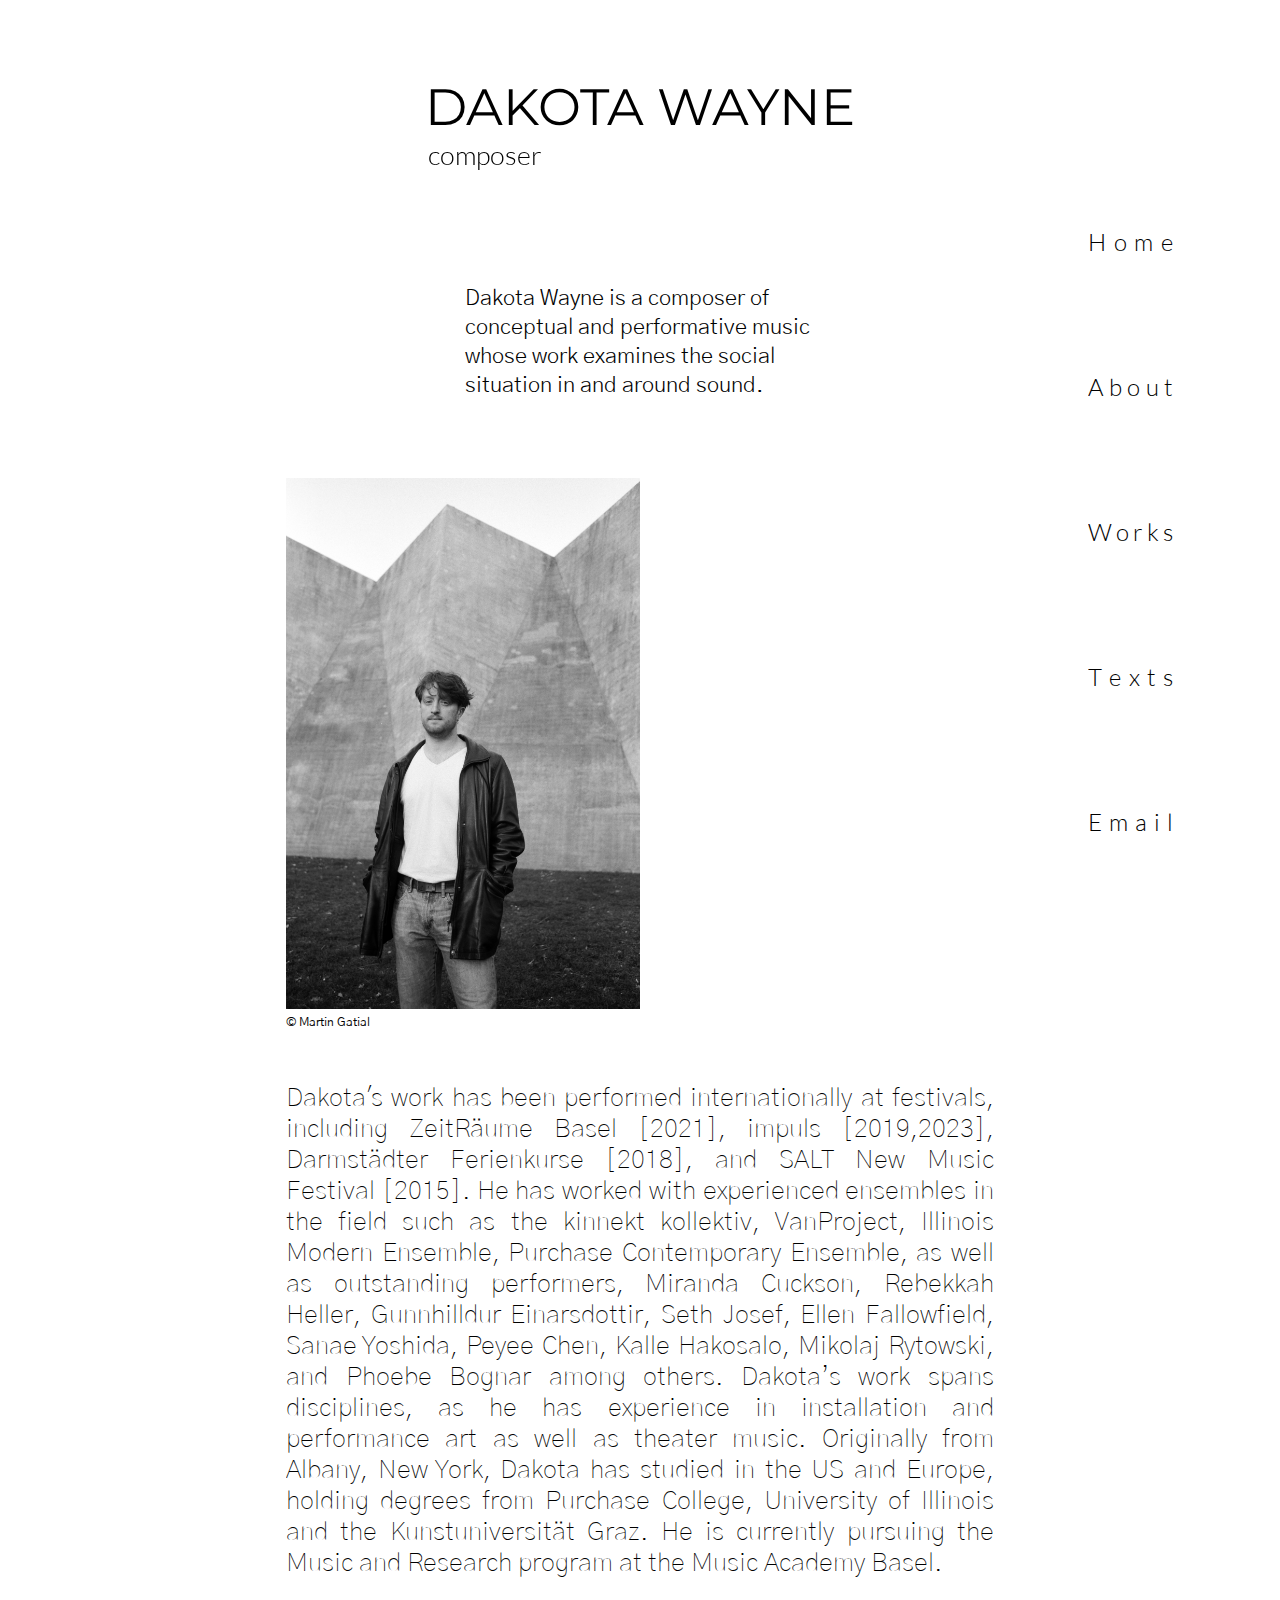
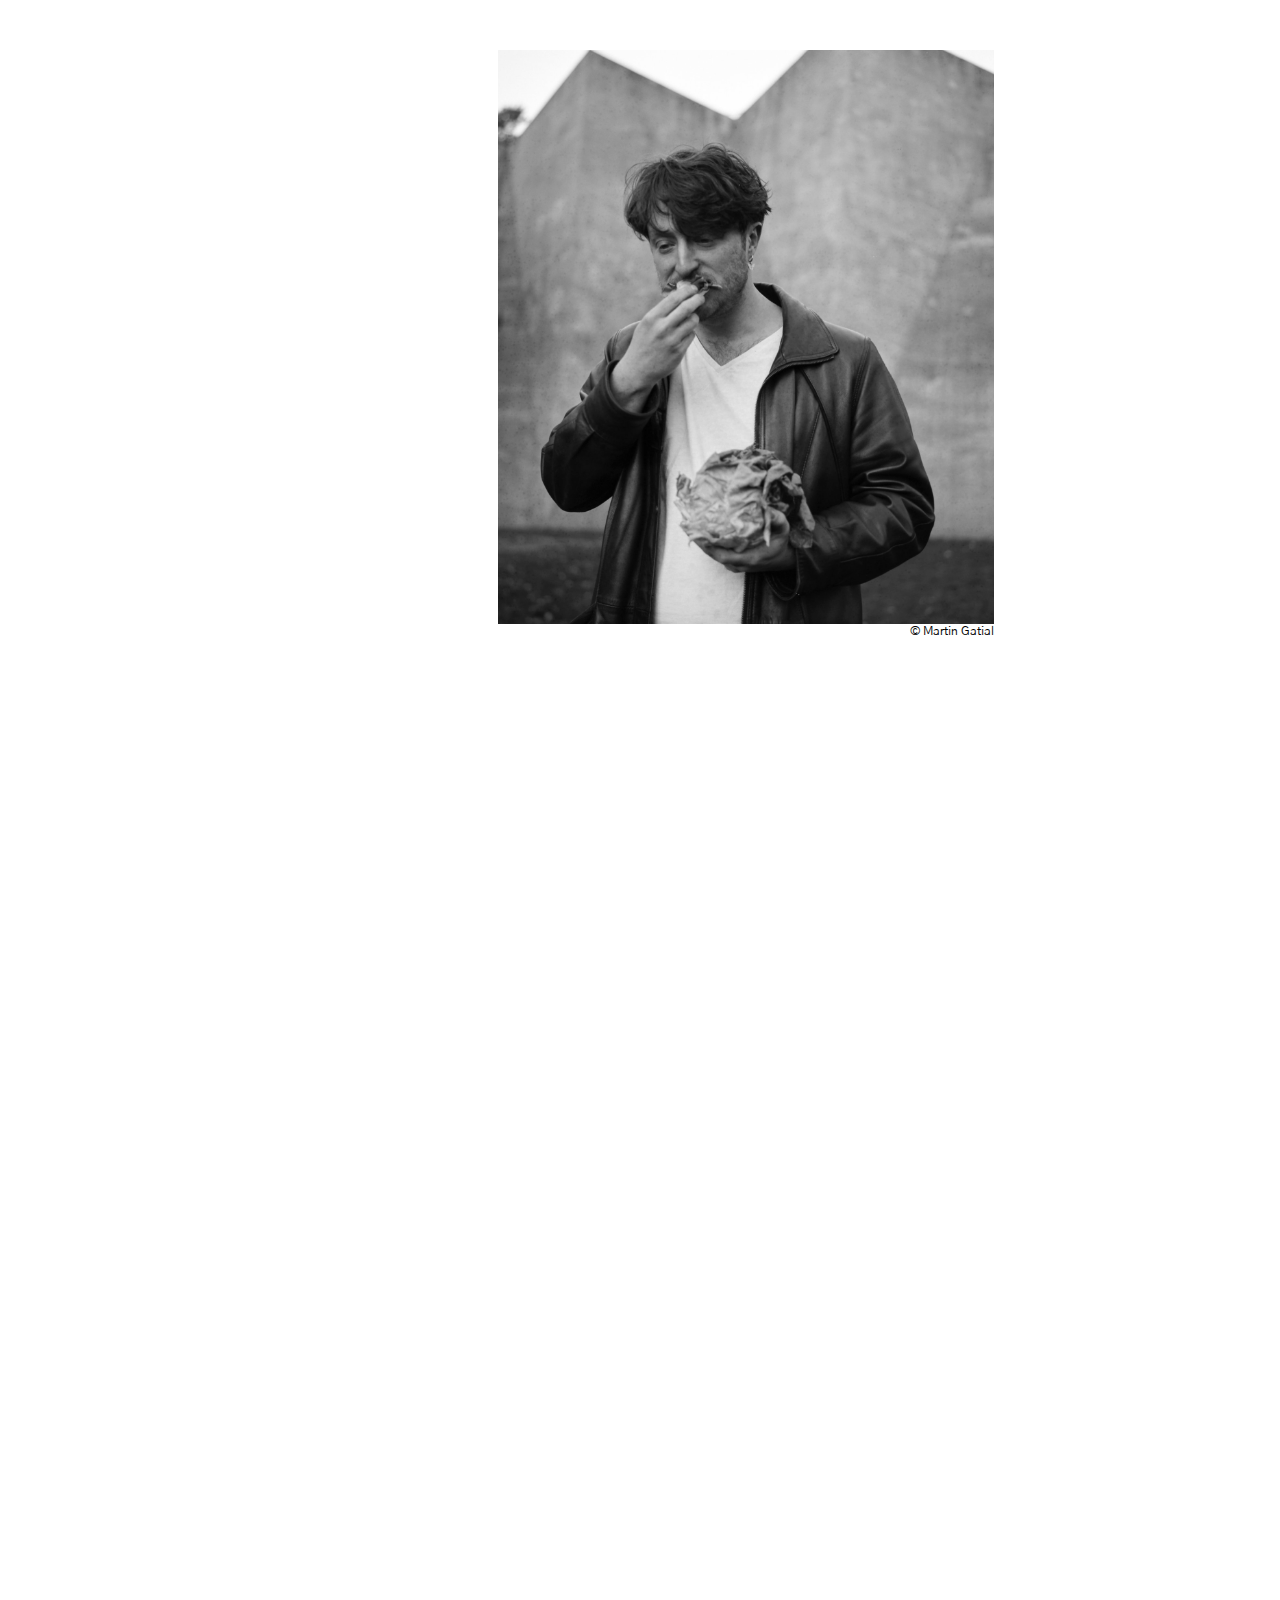
<file: about.html>
<!DOCTYPE html>

<html>

<head>

  <title>bio</title>

  <link rel="stylesheet"type="text/css"
  href="styles/general.css">
  <link rel="stylesheet" type="text/css" href="styles/header.css">
  <link rel="stylesheet" type="text/css" href="styles/main.css">
  <link rel="stylesheet" type="text/css" href="styles/sidebar.css">

</head>

<body>

  
  <header class="header">
  
    <div class="top-section">DAKOTA WAYNE
      <br>
    
    <div class="bottom-section">composer</div>
  </div>

   </header>


   
   <nav class="sidebar">

    <a class="link" href="index.html">
      
    <div class="sidebar-link">
      
        <div class="nav-text">
          <span>H</span>
          <span>o</span>
          <span>m</span>
          <span>e</span>
        </div>

        <div class="overlay-nav"></div>
      
    </div> 
  </a>
  


  <a class="link" href="about.html">
    <div class="sidebar-link">
    
        <div class="nav-text">
          <span>A</span>
          <span>b</span>
          <span>o</span>
          <span>u</span>
          <span>t</span>
        </div>

        <div class="overlay-nav"></div>
      </div>
    </div>
  </a>

  <a class="link" href="works.html">

    <div class="sidebar-link">
     
        <div class="nav-text">
          <span>W</span>
          <span>o</span>
          <span>r</span>
          <span>k</span>
          <span>s</span>
        </div>
        <div class="overlay-nav"></div>

    </div>
    </a>

    <a class="link" href="text.html">
  
    <div class="sidebar-link">

        <div class="nav-text">
          <span>T</span>
          <span>e</span>
          <span>x</span>
          <span>t</span>
          <span>s</span>
        </div>
        <div class="overlay-nav"></div>

    </div>
    </a>

    <a class="link" href="email.html">
  
      <div class="sidebar-link">
  
          <div class="nav-text">
            <span>E</span>
            <span>m</span>
            <span>a</span>
            <span>i</span>
            <span>l</span>

          </div>
          <div class="overlay-nav"></div>
  
      </div>
      </a>
    
  </nav>



   <main>

    <section class="bio">
      

      <div class="bio-top">

        <div class="one-liner">
          Dakota Wayne is a composer of conceptual and performative music whose work examines the social situation in and around sound.
          </div>



        <div class="photo">

        <img class="profile-pic" src="images/pro-pro-pic-4.jpg">
      
    
        <div class="credits">
          &#169; Martin Gatial
        </div>

      </div>

    </div>


      <div class="bio-text">
        Dakota's work has been performed internationally at festivals, including ZeitRäume Basel [2021], impuls [2019,2023], Darmstädter Ferienkurse [2018], and SALT New Music Festival [2015]. He has worked with experienced ensembles in the field such as the kinnekt kollektiv, VanProject, Illinois Modern Ensemble, Purchase Contemporary Ensemble, as well as outstanding performers, Miranda Cuckson, Rebekkah Heller, Gunnhilldur Einarsdottir, Seth Josef, Ellen Fallowfield, Sanae Yoshida, Peyee Chen, Kalle Hakosalo, Mikolaj Rytowski, and Phoebe Bognar among others. Dakota’s work spans disciplines, as he has experience in installation and performance art as well as theater music.  Originally from Albany, New York, Dakota has studied in the US and Europe, holding degrees from Purchase College, University of Illinois and the Kunstuniversität Graz. He is currently pursuing the Music and Research program at the Music Academy Basel.
    </div>

    <div class="bio-bottom">

    <img class="profile-pic-2"
    src="images/pro-pro-pic-3-cropped.jpg">

    <div class="credits-2">
      &#169; Martin Gatial
    </div>
      

    </div>
    </section>
   </main>


</body>



</html>
</file>
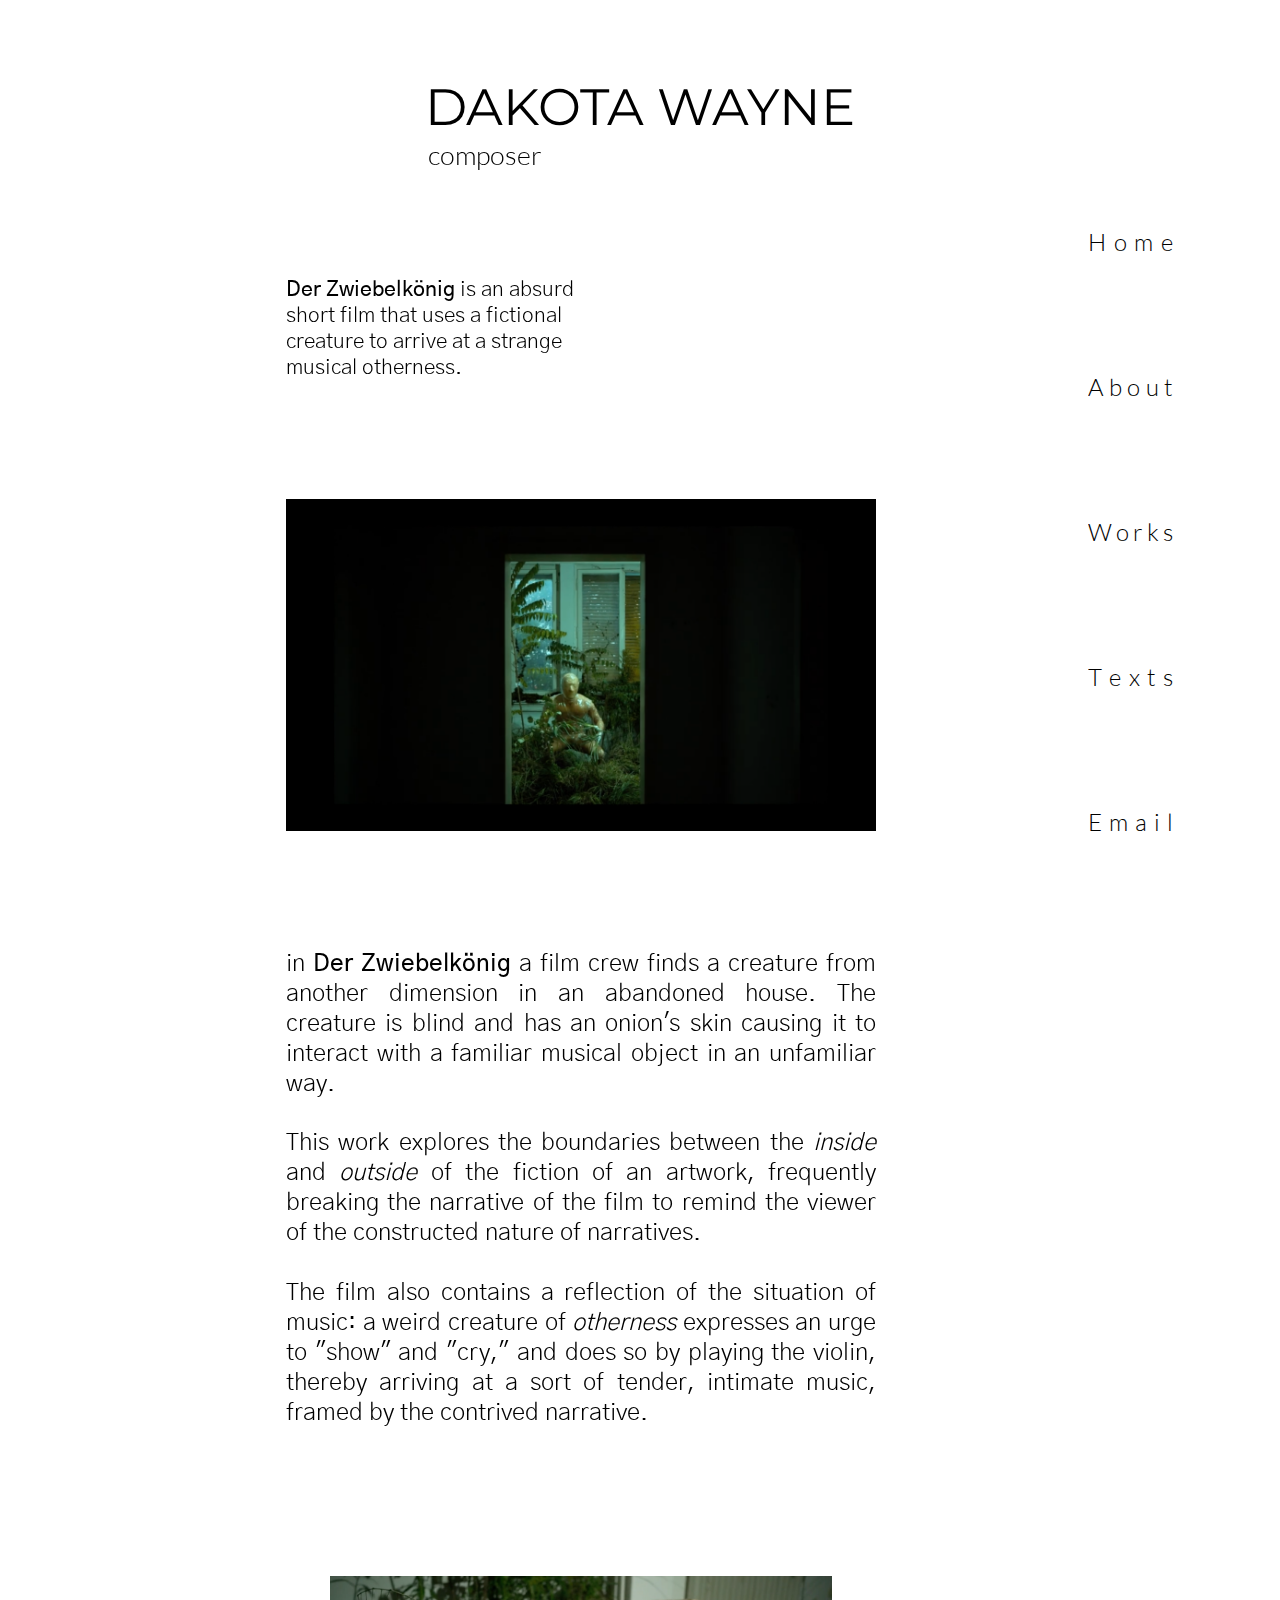
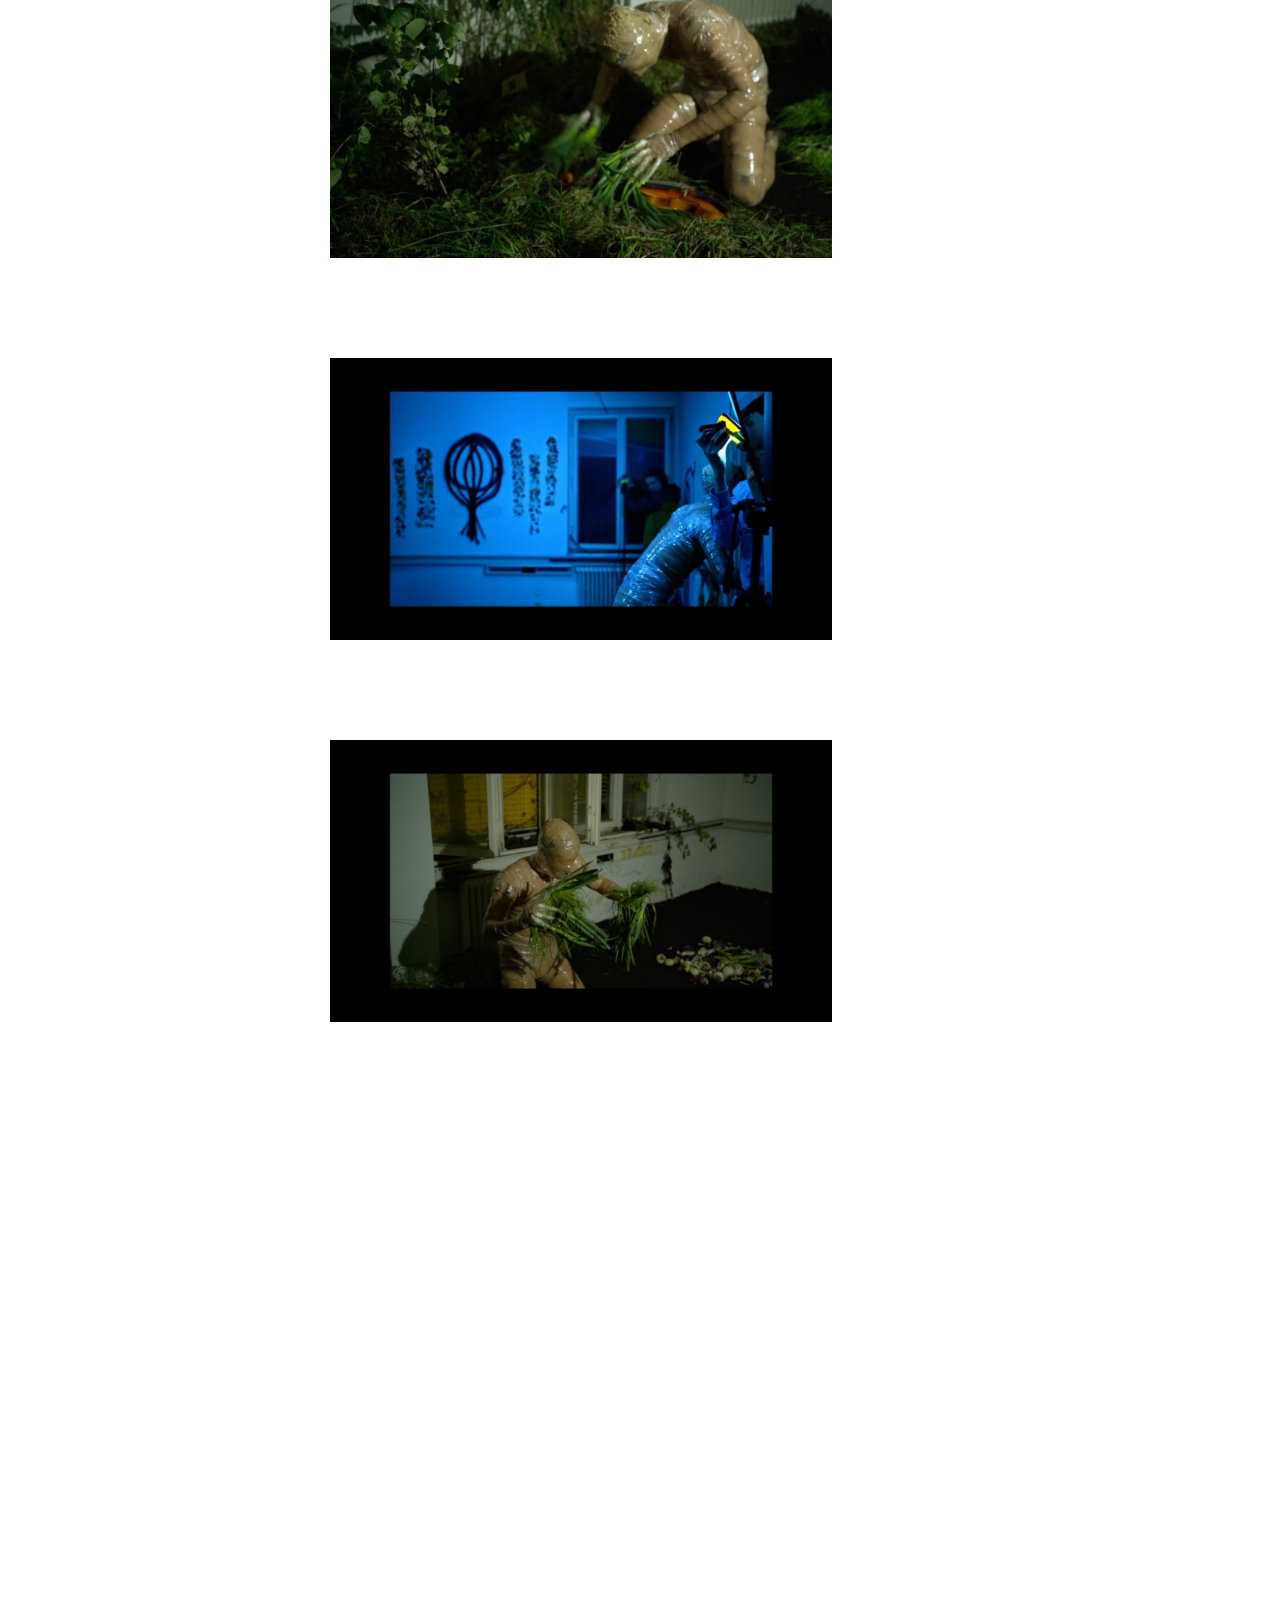
<file: der-zwiebelkoenig.html>
<!DOCTYPE html>

<html>

<head>

  <title>dakota_wayne_composer</title>

  <link rel="stylesheet"type="text/css"
  href="styles/general.css">
  <link rel="stylesheet" type="text/css" href="styles/header.css">
  <link rel="stylesheet" type="text/css" href="styles/main.css">
  <link rel="stylesheet" type="text/css" href="styles/sidebar.css">

</head>



<body>



  <header class="header">
  
    <div class="top-section">DAKOTA WAYNE
      <br>
    
    <div class="bottom-section">composer</div>
  </div>

   </header>



  
   <nav class="sidebar">

    <a class="link" href="index.html">
      
    <div class="sidebar-link">
      
        <div class="nav-text">
          <span>H</span>
          <span>o</span>
          <span>m</span>
          <span>e</span>
        </div>

        <div class="overlay-nav"></div>
      
    </div> 
  </a>
  


  <a class="link" href="about.html">
    <div class="sidebar-link">
    
        <div class="nav-text">
          <span>A</span>
          <span>b</span>
          <span>o</span>
          <span>u</span>
          <span>t</span>
        </div>

        <div class="overlay-nav"></div>
      </div>
    </div>
  </a>

  <a class="link" href="works.html">

    <div class="sidebar-link">
     
        <div class="nav-text">
          <span>W</span>
          <span>o</span>
          <span>r</span>
          <span>k</span>
          <span>s</span>
        </div>
        <div class="overlay-nav"></div>

    </div>
    </a>

    <a class="link" href="text.html">
  
    <div class="sidebar-link">

        <div class="nav-text">
          <span>T</span>
          <span>e</span>
          <span>x</span>
          <span>t</span>
          <span>s</span>
        </div>
        <div class="overlay-nav"></div>

    </div>
    </a>

    <a class="link" href="email.html">
  
      <div class="sidebar-link">
  
          <div class="nav-text">
            <span>E</span>
            <span>m</span>
            <span>a</span>
            <span>i</span>
            <span>l</span>

          </div>
          <div class="overlay-nav"></div>
  
      </div>
      </a>
    
  </nav>


  <main>

    <section class="piece-info">

      <div class="piece-info-top">

      <div class="piece-description-short">
        <div class="piece-title">Der Zwiebelkönig</div> is an absurd short film that uses a fictional creature to arrive at a strange musical otherness.
      </div>


      <img class="piece-pic-1" src="images/zwiebel-pic-1.png">

      </div>


      <div class="piece-info-bottom">

        <div class="piece-info-bottom-left">
          <img class="piece-pic-2" src="images/zwiebel-pic-3.png">
          <img class="piece-pic-3" src="images/zwiebel-pic-4.png">
          <img class="piece-pic-4" src="images/zwiebel-pic-6.png">
        </div>

        <div class="piece-description-long">
          <div class="long-description-1">in 
          <div class="piece-title">Der Zwiebelkönig </div> a film crew finds a creature from another dimension in an abandoned house. The creature is blind and has an onion's skin causing it to interact with a familiar musical object in an unfamiliar way.
          </div>

          <div class="long-description-2">
            This work  explores the boundaries between the <i>inside</i> and <i>outside</i> of the fiction of an artwork, frequently breaking the narrative of the film to remind the viewer of the constructed nature of narratives.
            <br><br> 
            The film also contains a reflection of the situation of music: a weird creature of <i>otherness</i> expresses an urge to "show" and "cry," and does so by playing the violin, thereby arriving at a sort of tender, intimate music, framed by the contrived narrative.
           </div>
        
        </div>

     </div>


     <div class="video-bottom">

      <iframe width="560" height="315" src="https://www.youtube.com/embed/cKZkN84W2Kc" title="YouTube video player" frameborder="0" allow="accelerometer; autoplay; clipboard-write; encrypted-media; gyroscope; picture-in-picture; web-share" allowfullscreen></iframe></i>
     </div>

     
    



    
    </section>

   


  </main>


</body>










</html>
</file>
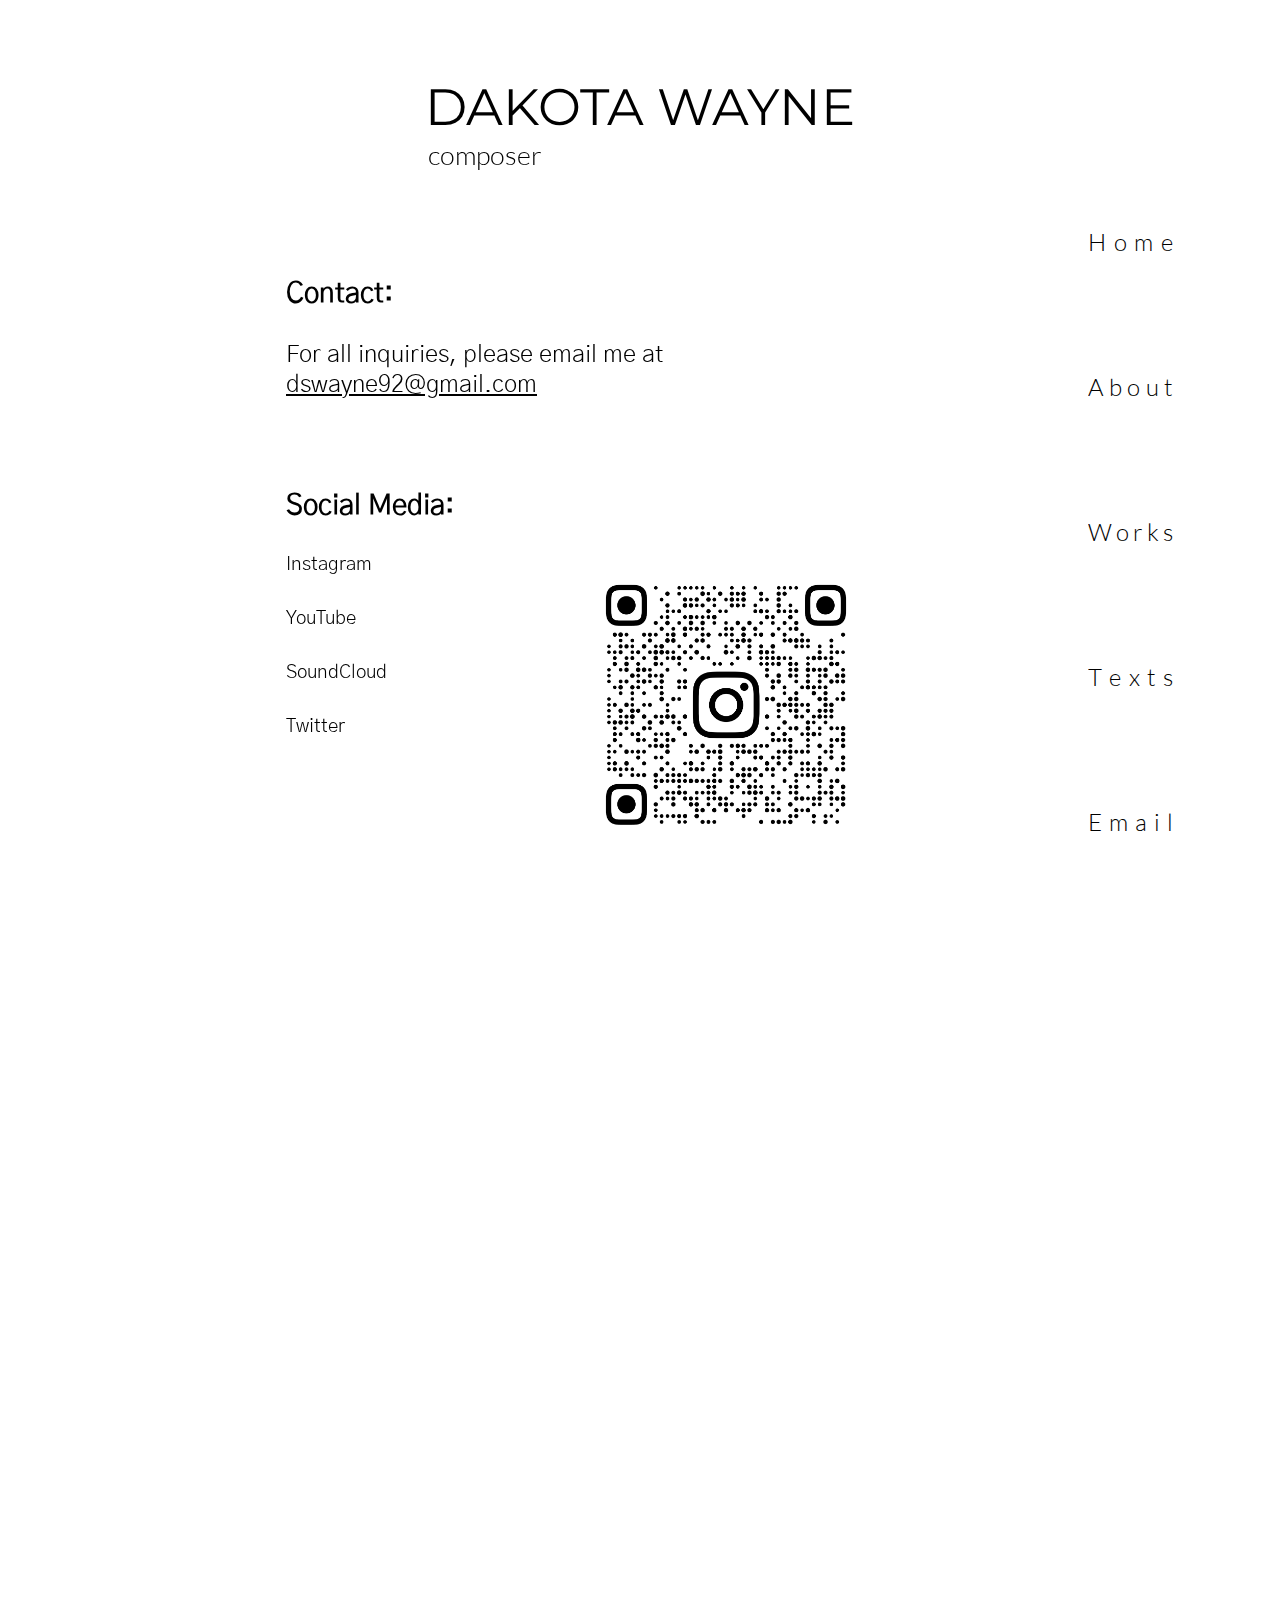
<file: email.html>
<!DOCTYPE html>

<html>

<head>
  
<title>Email</title>

<link rel="stylesheet"type="text/css"
href="styles/general.css">
<link rel="stylesheet" type="text/css" href="styles/header.css">
<link rel="stylesheet" type="text/css" href="styles/main.css">
<link rel="stylesheet" type="text/css" href="styles/sidebar.css">

</head>

<body>

 
  <header class="header">
  
    <div class="top-section">DAKOTA WAYNE
      <br>
    
    <div class="bottom-section">composer</div>
  </div>

   </header>




   
   <nav class="sidebar">

    <a class="link" href="index.html">
      
    <div class="sidebar-link">
      
        <div class="nav-text">
          <span>H</span>
          <span>o</span>
          <span>m</span>
          <span>e</span>
        </div>

        <div class="overlay-nav"></div>
      
    </div> 
  </a>
  


  <a class="link" href="about.html">
    <div class="sidebar-link">
    
        <div class="nav-text">
          <span>A</span>
          <span>b</span>
          <span>o</span>
          <span>u</span>
          <span>t</span>
        </div>

        <div class="overlay-nav"></div>
      </div>
    </div>
  </a>

  <a class="link" href="works.html">

    <div class="sidebar-link">
     
        <div class="nav-text">
          <span>W</span>
          <span>o</span>
          <span>r</span>
          <span>k</span>
          <span>s</span>
        </div>
        <div class="overlay-nav"></div>

    </div>
    </a>

    <a class="link" href="text.html">
  
    <div class="sidebar-link">

        <div class="nav-text">
          <span>T</span>
          <span>e</span>
          <span>x</span>
          <span>t</span>
          <span>s</span>
        </div>
        <div class="overlay-nav"></div>

    </div>
    </a>

    <a class="link" href="email.html">
  
      <div class="sidebar-link">
  
          <div class="nav-text">
            <span>E</span>
            <span>m</span>
            <span>a</span>
            <span>i</span>
            <span>l</span>

          </div>
          <div class="overlay-nav"></div>
  
      </div>
      </a>
    
  </nav>



<main>

<section class="contact-info">

  <div class="email">
    <h3>Contact:</h3>
    For all inquiries, please email me at <u>dswayne92@gmail.com</u>
  </div>

  <div class="social-media">
   <h3>Social Media:</h3>

    <div class="media-list">

      <div class="media-left">

        <div class="media-text">
        <a class="link" href="https://www.instagram.com/dakota_wayne_composer/">Instagram
        </a></div>

        <div class="media-text">
        <a class="link" href="https://www.youtube.com/@dswayne92/videos">YouTube
        </a></div>

        <div class="media-text">
        <a class="link" href="https://soundcloud.com/dakota-wayne">SoundCloud
        </a></div>

        <div class="media-text">
        <a class="link" href="https://twitter.com/dswayne92">Twitter
        </a></div>

        
        </div>

      <div class="media-right">
        <div class="qr-frame">
           <img class="qr"
            src="images/insta-qr.png">
        </div>
      </div>



      <div class="media-left">

      </div>

   

    </div>
  </div>
</section>

</main>



</body>

</html>
</file>
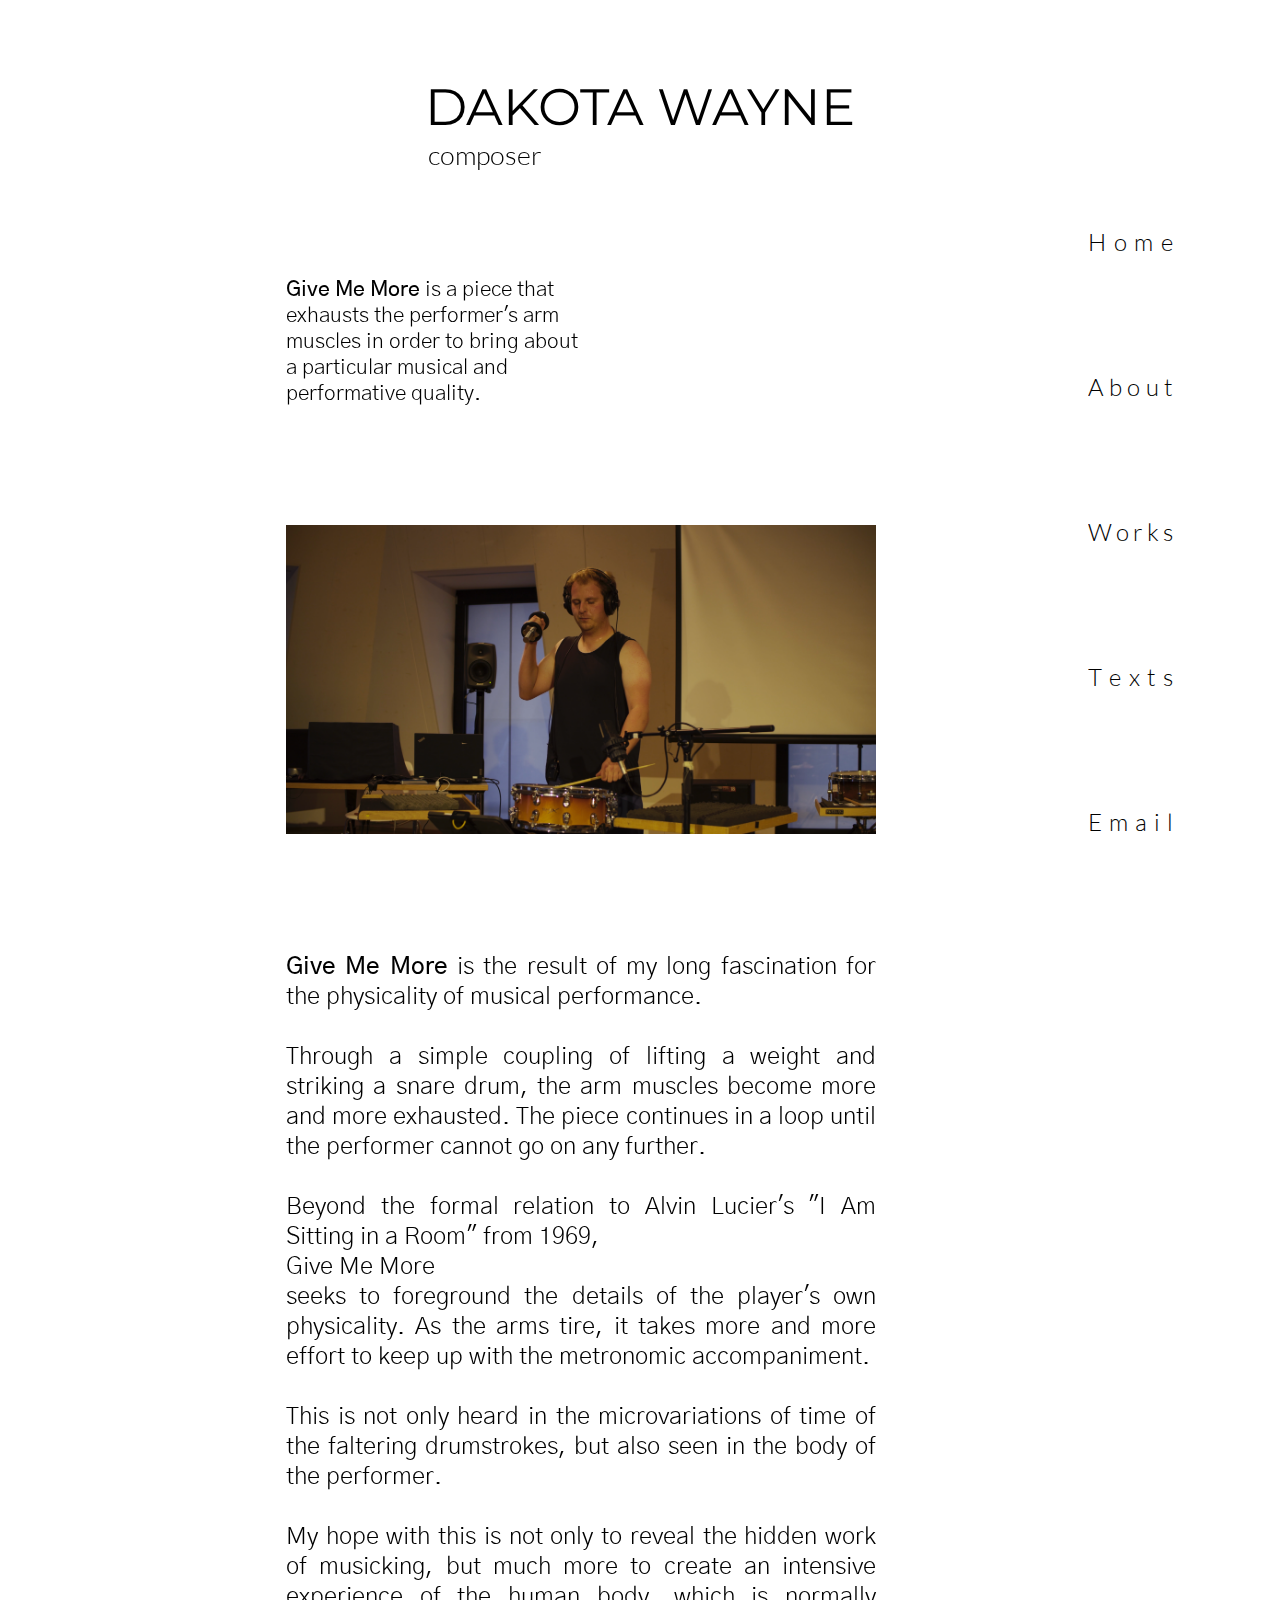
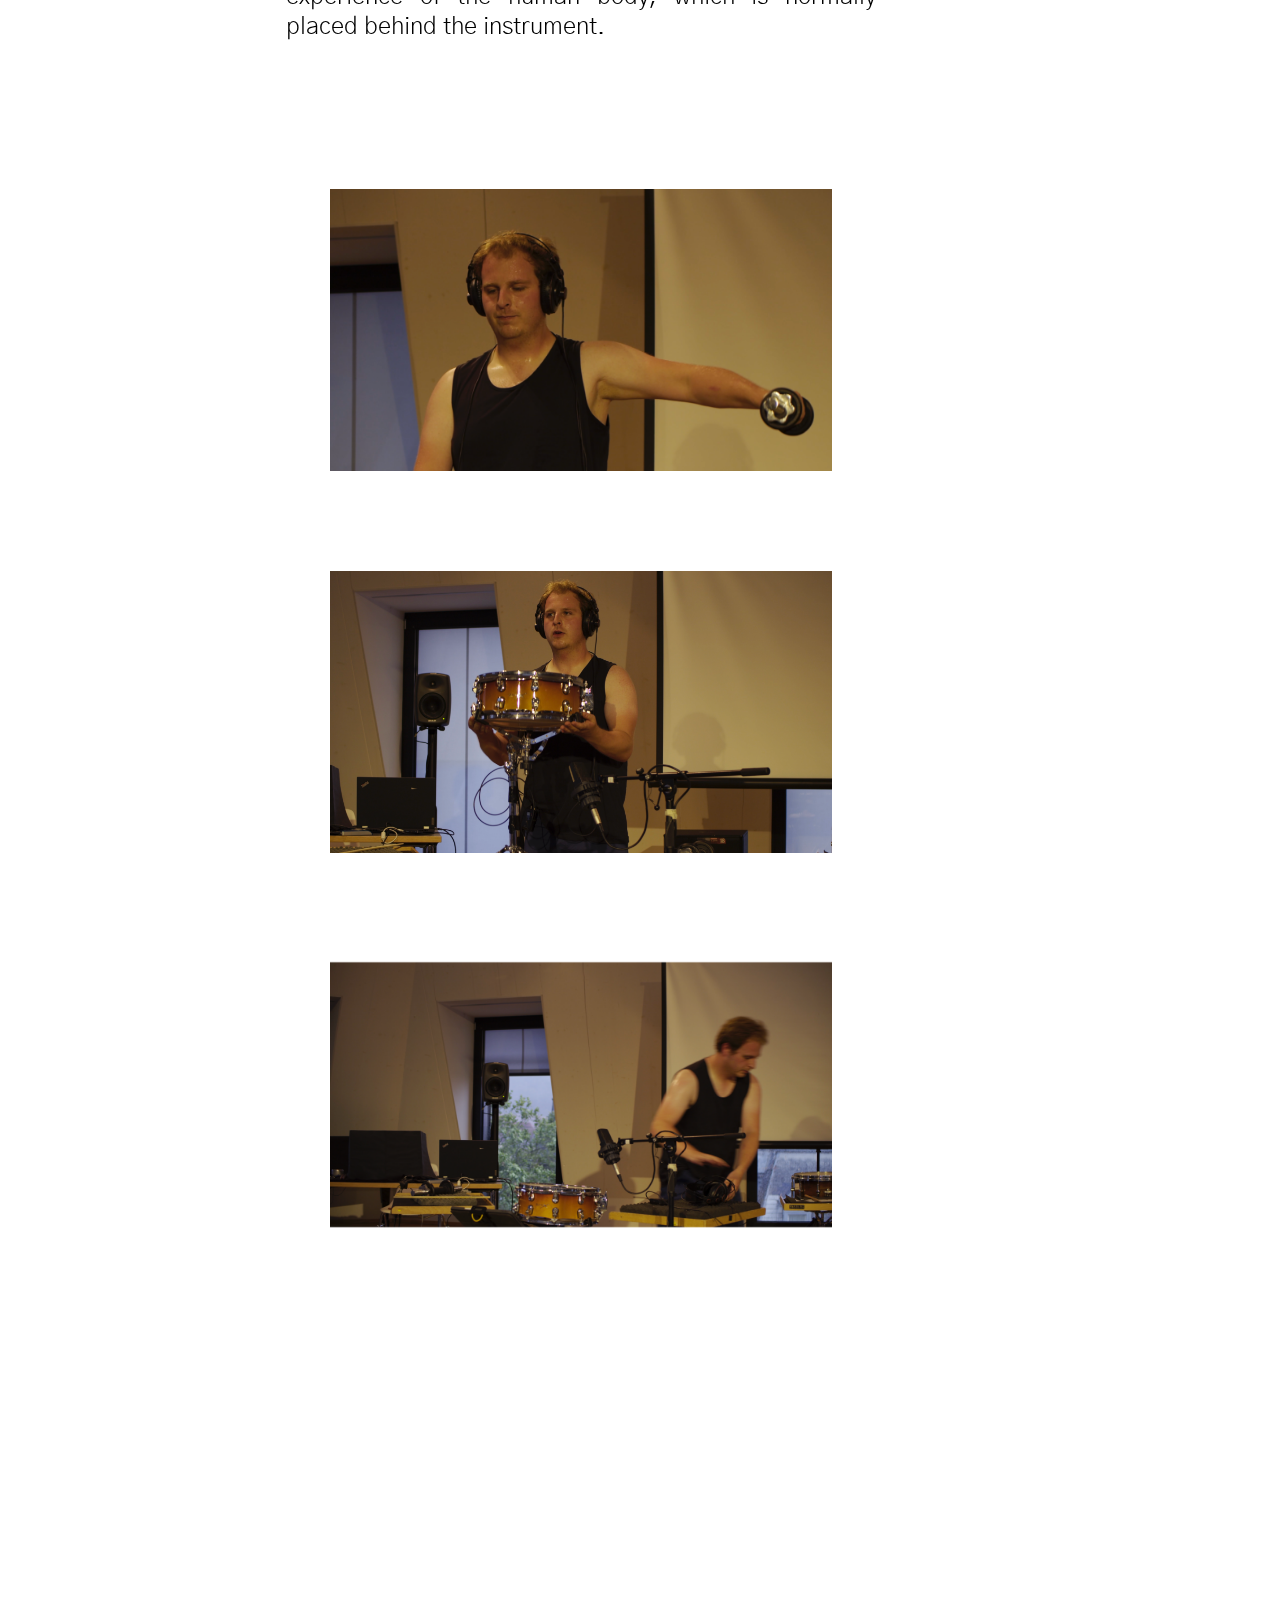
<file: give-me-more.html>
<!DOCTYPE html>

<html>

<head>

  <title>dakota_wayne_composer</title>

  <link rel="stylesheet"type="text/css"
  href="styles/general.css">
  <link rel="stylesheet" type="text/css" href="styles/header.css">
  <link rel="stylesheet" type="text/css" href="styles/main.css">
  <link rel="stylesheet" type="text/css" href="styles/sidebar.css">

</head>



<body>


 
  <header class="header">
  
    <div class="top-section">DAKOTA WAYNE
      <br>
    
    <div class="bottom-section">composer</div>
  </div>

   </header>



   
   <nav class="sidebar">

    <a class="link" href="index.html">
      
    <div class="sidebar-link">
      
        <div class="nav-text">
          <span>H</span>
          <span>o</span>
          <span>m</span>
          <span>e</span>
        </div>

        <div class="overlay-nav"></div>
      
    </div> 
  </a>
  


  <a class="link" href="about.html">
    <div class="sidebar-link">
    
        <div class="nav-text">
          <span>A</span>
          <span>b</span>
          <span>o</span>
          <span>u</span>
          <span>t</span>
        </div>

        <div class="overlay-nav"></div>
      </div>
    </div>
  </a>

  <a class="link" href="works.html">

    <div class="sidebar-link">
     
        <div class="nav-text">
          <span>W</span>
          <span>o</span>
          <span>r</span>
          <span>k</span>
          <span>s</span>
        </div>
        <div class="overlay-nav"></div>

    </div>
    </a>

    <a class="link" href="text.html">
  
    <div class="sidebar-link">

        <div class="nav-text">
          <span>T</span>
          <span>e</span>
          <span>x</span>
          <span>t</span>
          <span>s</span>
        </div>
        <div class="overlay-nav"></div>

    </div>
    </a>

    <a class="link" href="email.html">
  
      <div class="sidebar-link">
  
          <div class="nav-text">
            <span>E</span>
            <span>m</span>
            <span>a</span>
            <span>i</span>
            <span>l</span>

          </div>
          <div class="overlay-nav"></div>
  
      </div>
      </a>
    
  </nav>


  <main>

    <section class="piece-info">

      <div class="piece-info-top">

      <div class="piece-description-short">
        <div class="piece-title">Give Me More</div> is a piece that exhausts the performer's arm muscles in order to bring about a particular musical and performative quality.
      </div>


      <img class="piece-pic-1" src="thumbnails/give-thumb.png">

      </div>


      <div class="piece-info-bottom">

        <div class="piece-info-bottom-left">

          <img class="piece-pic-2" src="images/give-me-more-pic-4.png">

          <img class="piece-pic-3" src="images/give-me-more-pic-9.png">
         
      
          <img class="piece-pic-4" src="images/give-me-more-pic-7.png">

        </div>

        <div class="piece-description-long">
          <div class="long-description-1">
          <div class="piece-title">Give Me More </div> is the result of my long fascination for the physicality of musical performance.  <br><br>
          Through a simple coupling of lifting a weight and striking a snare drum, the arm muscles become more and more exhausted. The piece continues in a loop until the performer cannot go on any further.

       </div>
          <div class="long-description-2">
           Beyond the formal relation to Alvin Lucier's "I Am Sitting in a Room" from 1969, <div class="piece title">Give Me More</div> seeks to foreground the details of the player's own physicality. As the arms tire, it takes more and more effort to keep up with the metronomic accompaniment. <br> <br>
           This is not only heard in the microvariations of time of the faltering drumstrokes, but also seen in the body of the performer. <br><br>My hope with this is not only to reveal the hidden work of musicking, but much more to create an intensive experience of the human body, which is normally placed behind the instrument.
           </div>
         
        </div>

     </div>

     <div class="video-bottom">

      <iframe width="560" height="315" src="https://www.youtube.com/embed/bmx1ZYO91F4?si=NRYxis5uagbSvSSG" title="YouTube video player" 
      frameborder="0" allow="accelerometer; autoplay; clipboard-write; encrypted-media; gyroscope; picture-in-picture; web-share" allowfullscreen></iframe>

     </div>

     
    



    
    </section>

   


  </main>


</body>










</html>
</file>
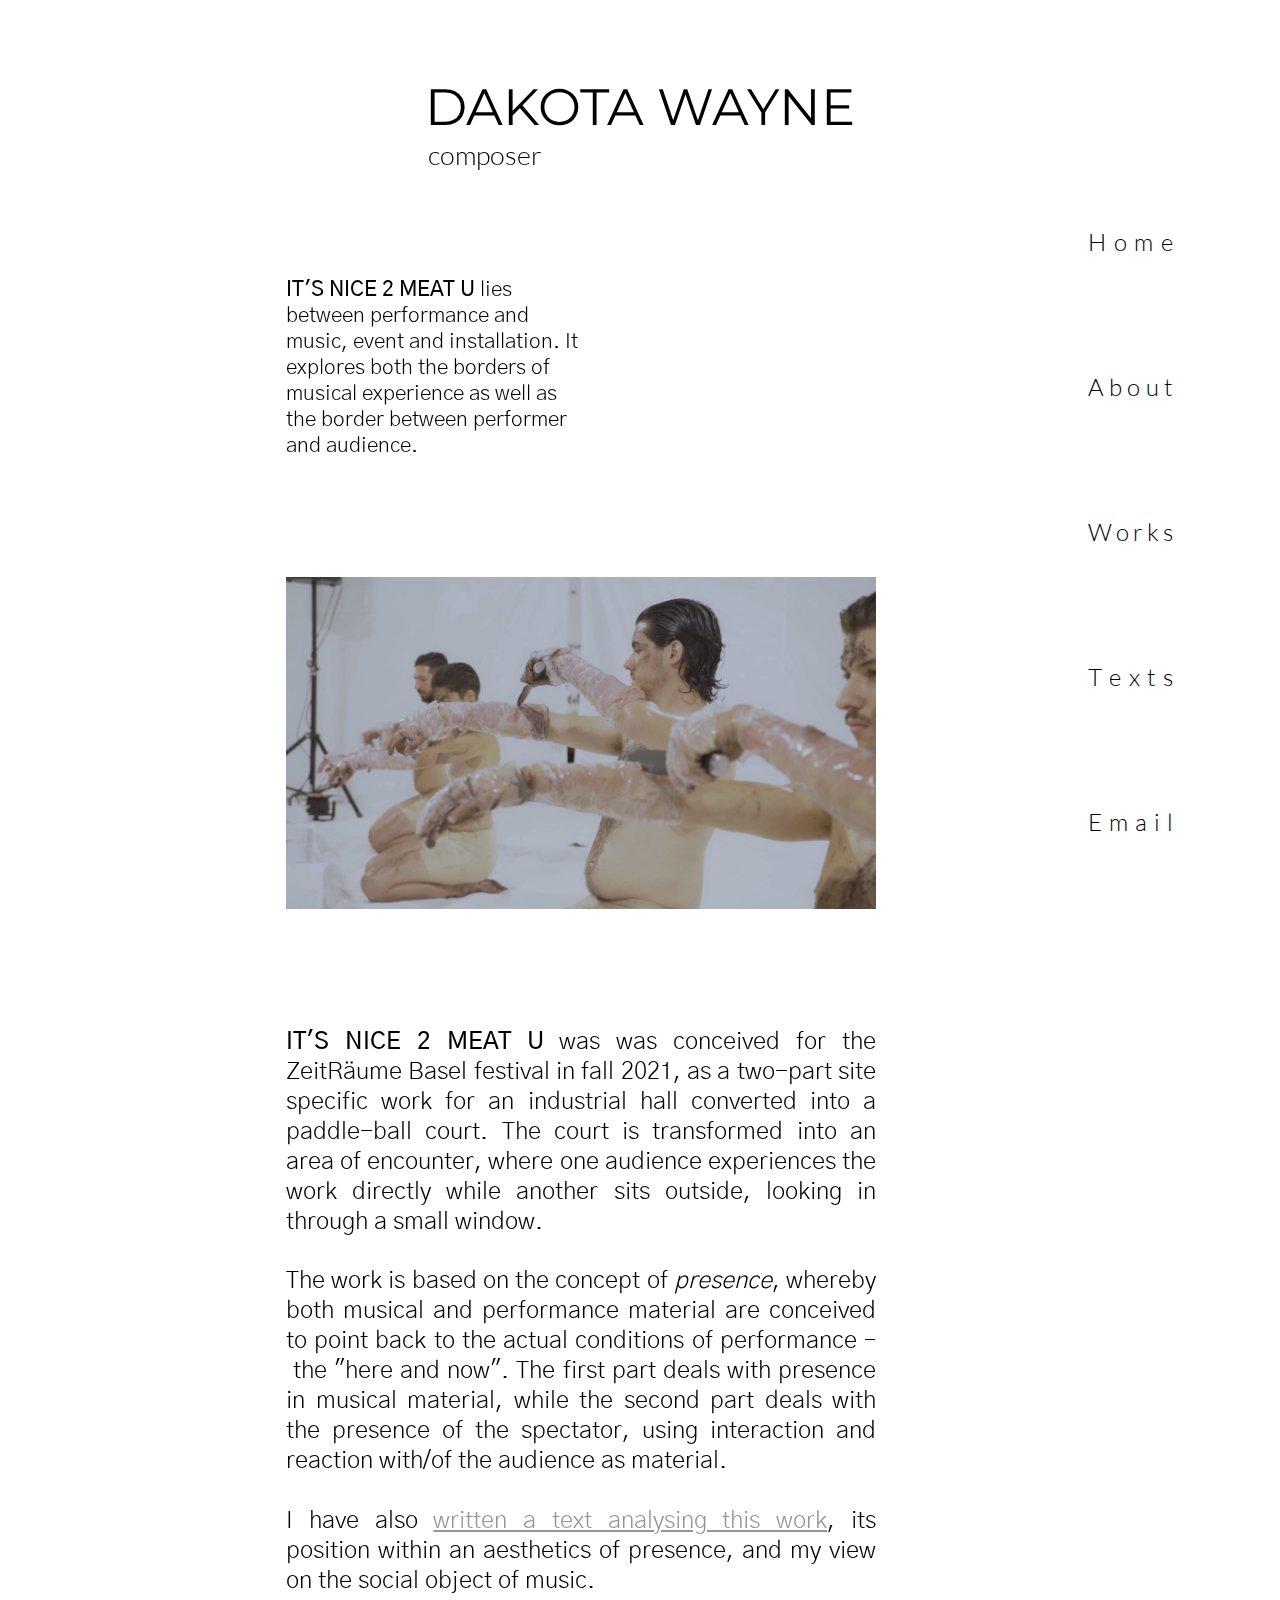
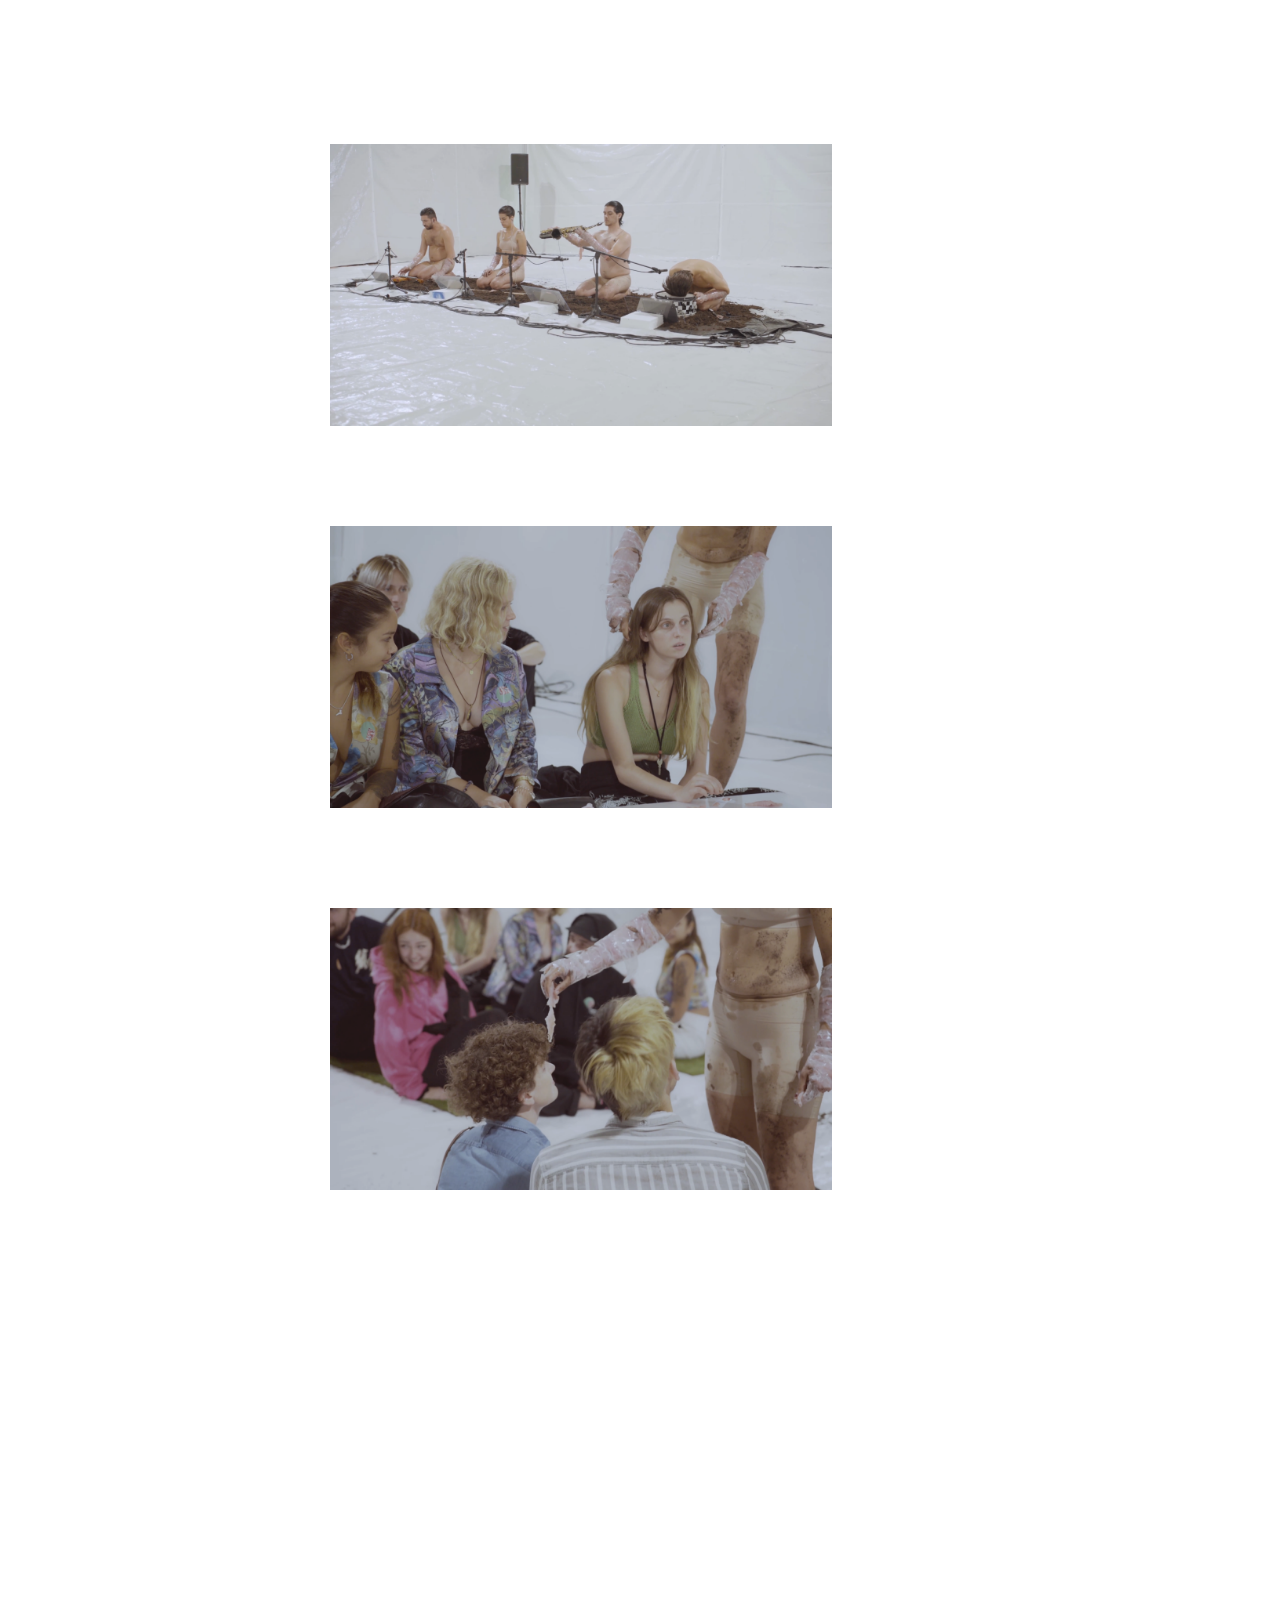
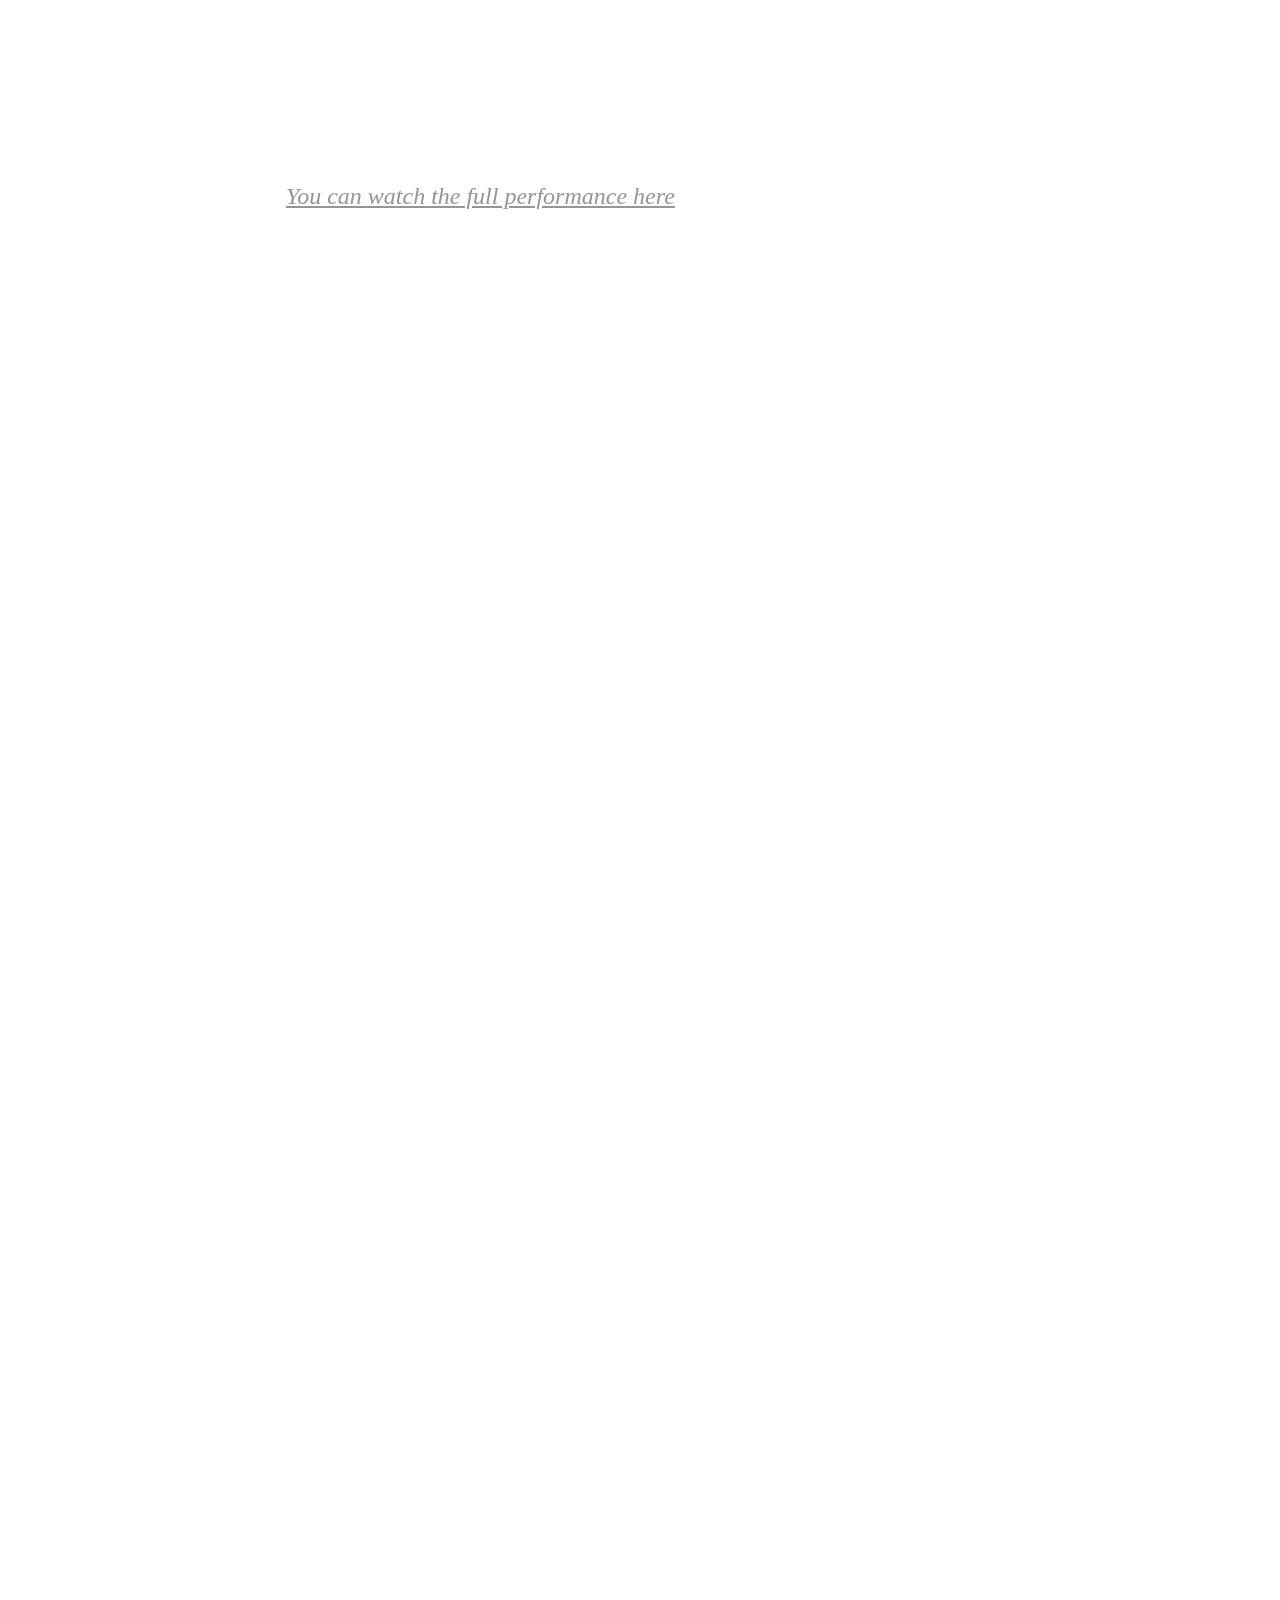
<file: its-nice-2-meat-u.html>
<!DOCTYPE html>

<html>

<head>

  <title>dakota_wayne_composer</title>

  <link rel="stylesheet"type="text/css"
  href="styles/general.css">
  <link rel="stylesheet" type="text/css" href="styles/header.css">
  <link rel="stylesheet" type="text/css" href="styles/main.css">
  <link rel="stylesheet" type="text/css" href="styles/sidebar.css">

</head>



<body>


  
  <header class="header">
  
    <div class="top-section">DAKOTA WAYNE
      <br>
    
    <div class="bottom-section">composer</div>
  </div>

   </header>



  
   
   <nav class="sidebar">

    <a class="link" href="index.html">
      
    <div class="sidebar-link">
      
        <div class="nav-text">
          <span>H</span>
          <span>o</span>
          <span>m</span>
          <span>e</span>
        </div>

        <div class="overlay-nav"></div>
      
    </div> 
  </a>
  


  <a class="link" href="about.html">
    <div class="sidebar-link">
    
        <div class="nav-text">
          <span>A</span>
          <span>b</span>
          <span>o</span>
          <span>u</span>
          <span>t</span>
        </div>

        <div class="overlay-nav"></div>
      </div>
    </div>
  </a>

  <a class="link" href="works.html">

    <div class="sidebar-link">
     
        <div class="nav-text">
          <span>W</span>
          <span>o</span>
          <span>r</span>
          <span>k</span>
          <span>s</span>
        </div>
        <div class="overlay-nav"></div>

    </div>
    </a>

    <a class="link" href="text.html">
  
    <div class="sidebar-link">

        <div class="nav-text">
          <span>T</span>
          <span>e</span>
          <span>x</span>
          <span>t</span>
          <span>s</span>
        </div>
        <div class="overlay-nav"></div>

    </div>
    </a>

    <a class="link" href="email.html">
  
      <div class="sidebar-link">
  
          <div class="nav-text">
            <span>E</span>
            <span>m</span>
            <span>a</span>
            <span>i</span>
            <span>l</span>

          </div>
          <div class="overlay-nav"></div>
  
      </div>
      </a>
    
  </nav>


  <main>

    <section class="piece-info">

      <div class="piece-info-top">

      <div class="piece-description-short">
        <div class="piece-title">IT'S NICE 2 MEAT U</div> lies between performance and music, event and installation. It explores both the borders of musical experience as well as the border between performer and audience. 
      </div>


      <img class="piece-pic-1" src="images/in2mu-pic-3.png">

      </div>


      <div class="piece-info-bottom">

        <div class="piece-info-bottom-left">

          <img class="piece-pic-2" src="images/in2mu-pic-7.png">

          <img class="piece-pic-3" src="images/in2mu-pic-5.png">
         
      
          <img class="piece-pic-4" src="images/in2mu-pic-8.png">

        </div>

        <div class="piece-description-long">
          <div class="long-description-1">
          <div class="piece-title">IT'S NICE 2 MEAT U </div>was was conceived for the ZeitRäume Basel festival in fall 2021, as a two-part site specific work for an industrial hall converted into a paddle-ball court. The court is transformed into an area of encounter, where one audience experiences the work directly while another sits outside, looking in through a small window. </div>
          <div class="long-description-2">
           The work is based on the concept of <i>presence</i>, whereby both musical and performance material are conceived to point back to the actual conditions of performance – the "here and now". The first part deals with presence in musical material, while the second part deals with the presence of the spectator, using interaction and reaction with/of the audience as material.
           </div>
           <div class="long-description-3">I have also <a class="external-link" href="file://text.html">written a text analysing this work</a>, its position within an aesthetics of presence, and my view on the social object of music. <br><br>  </div>
        </div>

     </div>

     <div class="video-bottom">

      <iframe width="560" height="315" src="https://www.youtube.com/embed/1Bn4nsprSoQ?" title="YouTube video player" frameborder="0" allow="accelerometer; autoplay; clipboard-write; encrypted-media; gyroscope; picture-in-picture; web-share" allowfullscreen></iframe>

      <br> <br>
      <a class="external-link" href="https://www.youtube.com/watch?v=0GFahJa2KNI" target="_blank"><i>You can watch the full performance here </i></a>
     </div>

     
    



    
    </section>

   


  </main>


</body>










</html>
</file>
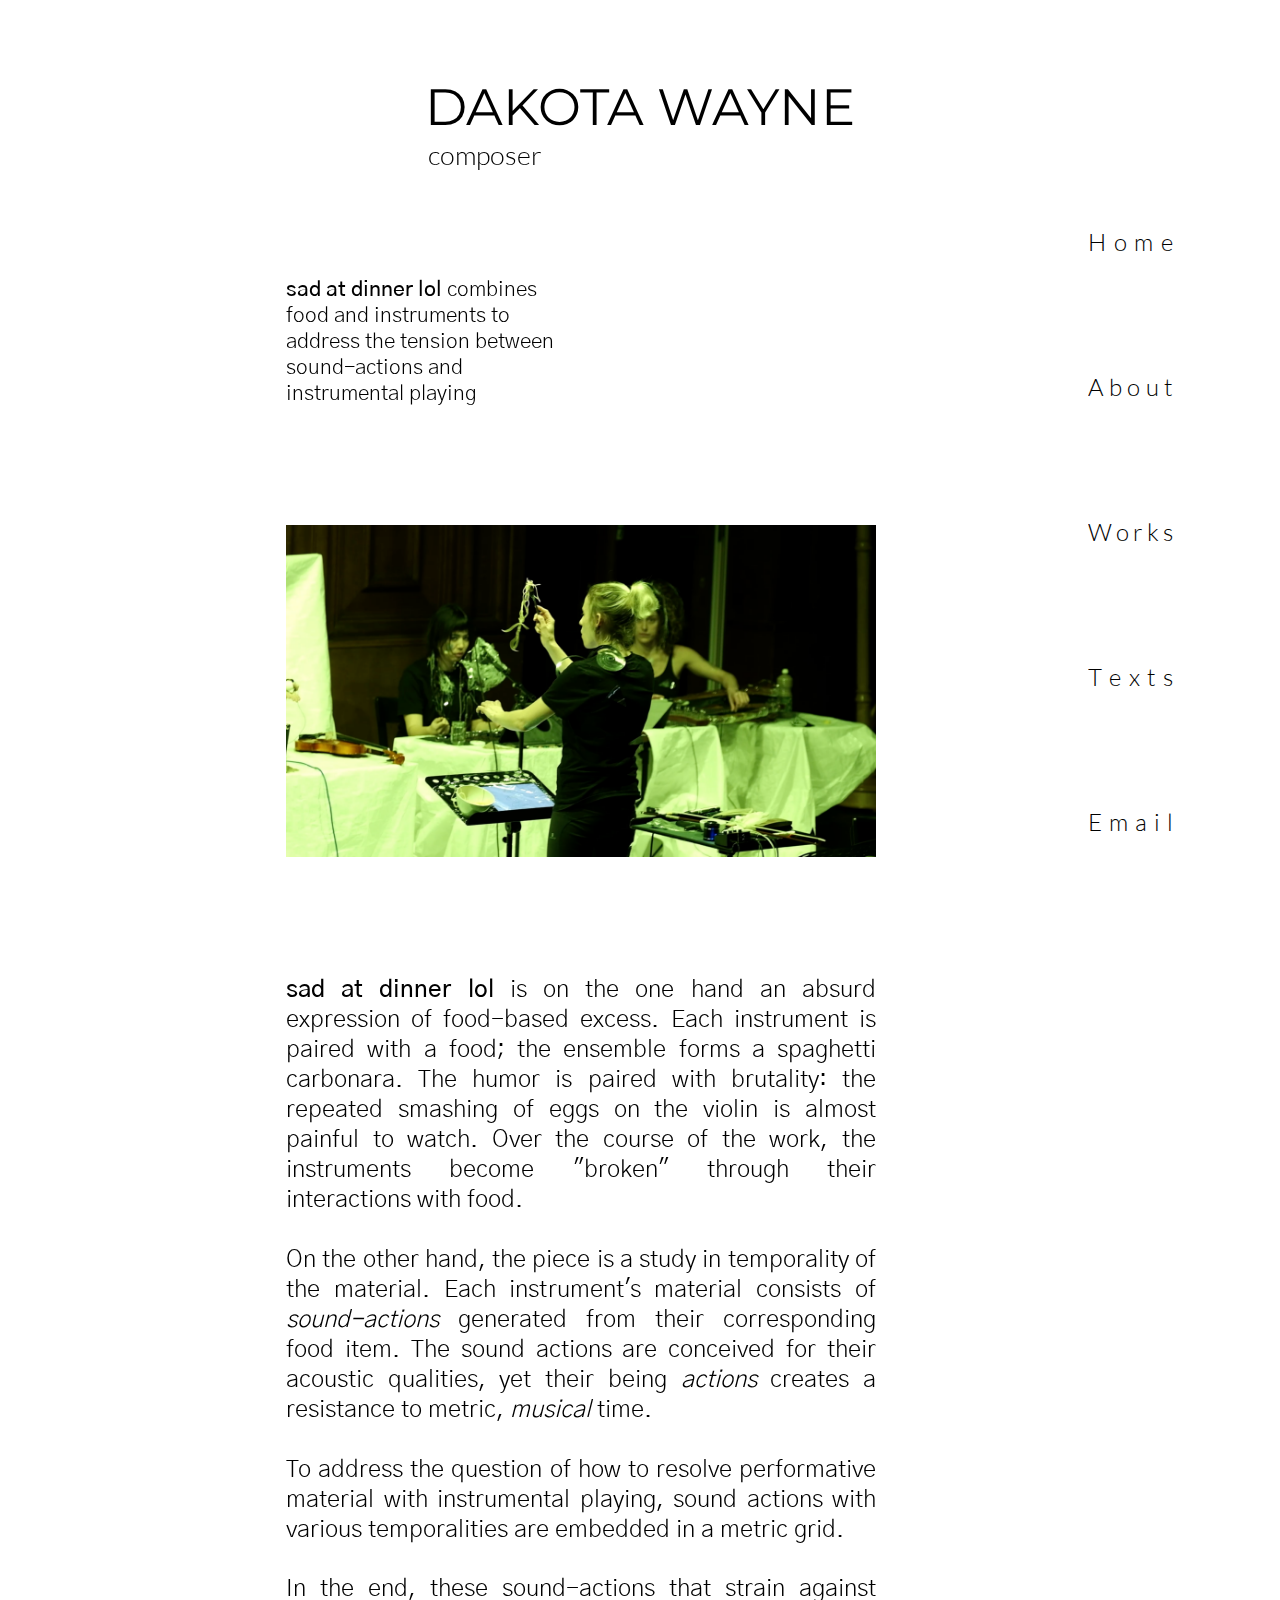
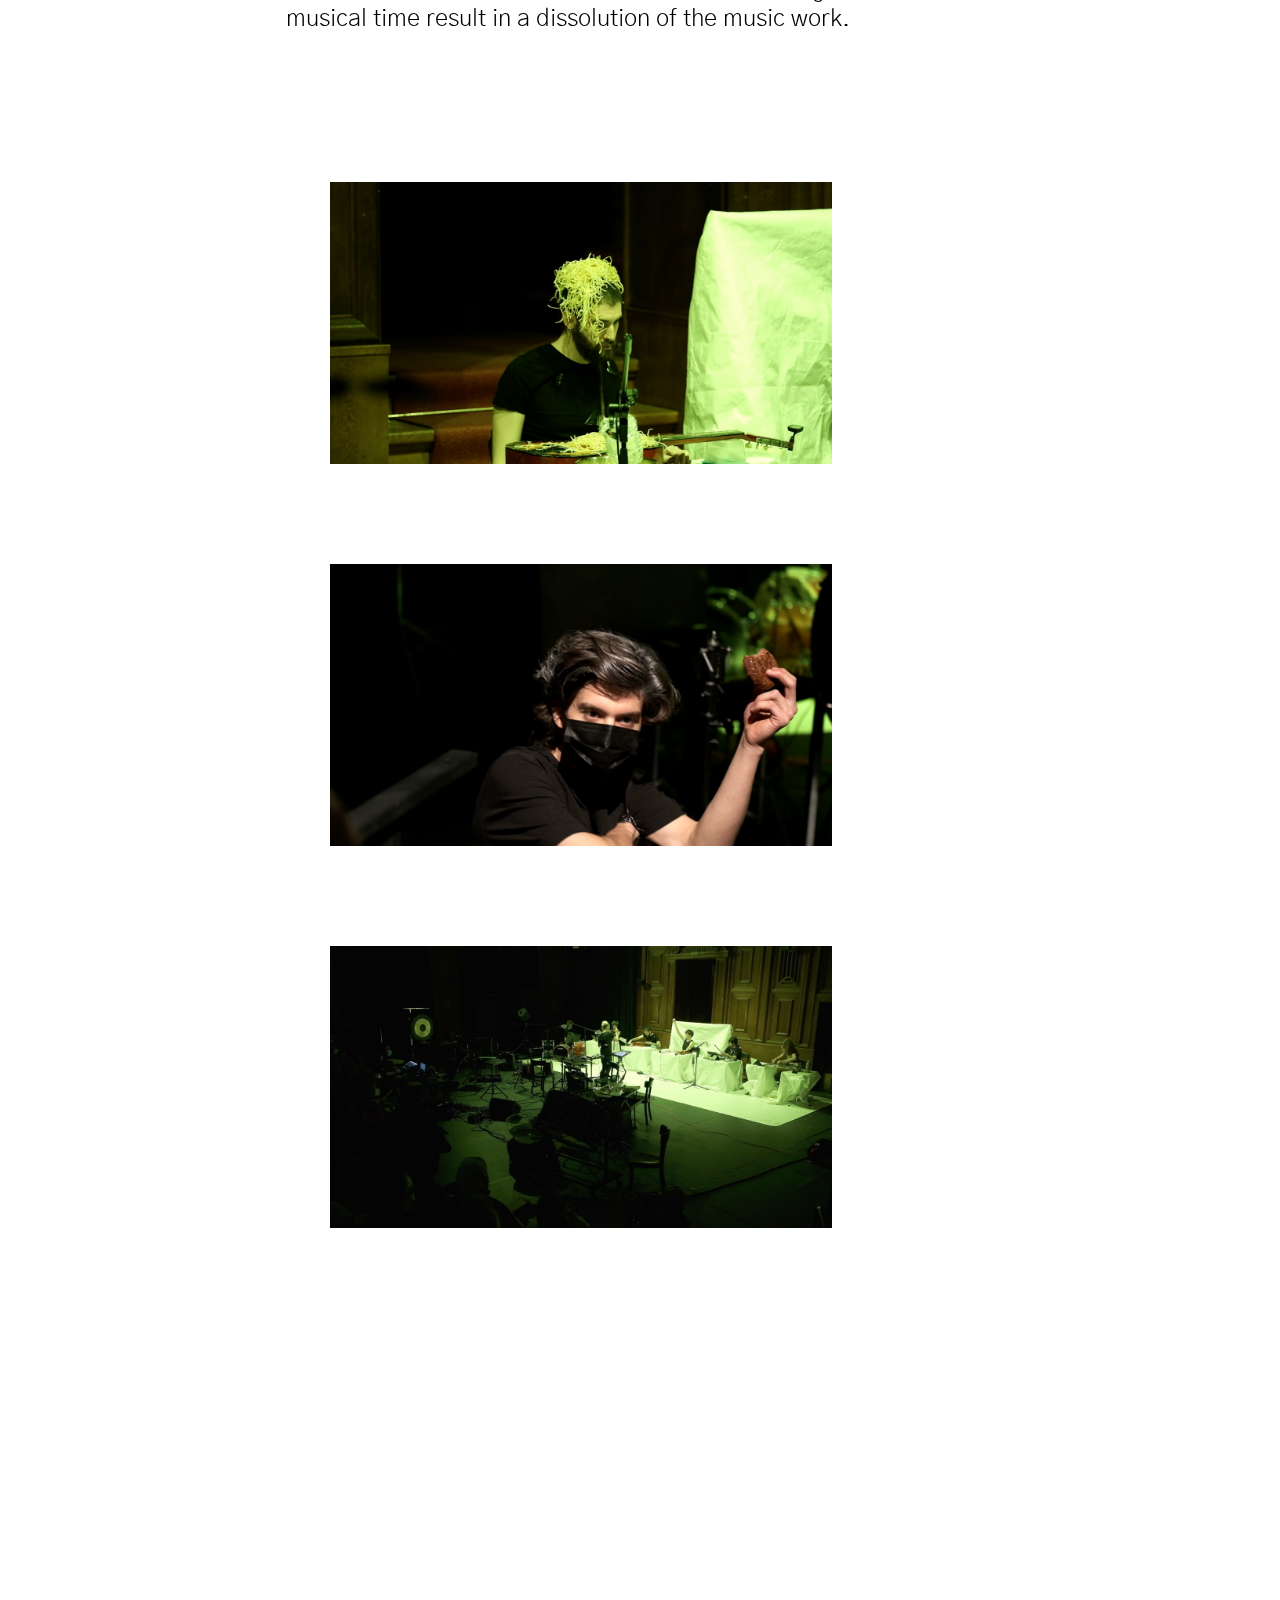
<file: sad-at-dinner-lol.html>
<!DOCTYPE html>

<html>

<head>

  <title>dakota_wayne_composer</title>

  <link rel="stylesheet"type="text/css"
  href="styles/general.css">
  <link rel="stylesheet" type="text/css" href="styles/header.css">
  <link rel="stylesheet" type="text/css" href="styles/main.css">
  <link rel="stylesheet" type="text/css" href="styles/sidebar.css">

</head>



<body>



  <header class="header">
  
    <div class="top-section">DAKOTA WAYNE
      <br>
    
    <div class="bottom-section">composer</div>
  </div>

   </header>



   
   <nav class="sidebar">

    <a class="link" href="index.html">
      
    <div class="sidebar-link">
      
        <div class="nav-text">
          <span>H</span>
          <span>o</span>
          <span>m</span>
          <span>e</span>
        </div>

        <div class="overlay-nav"></div>
      
    </div> 
  </a>
  


  <a class="link" href="about.html">
    <div class="sidebar-link">
    
        <div class="nav-text">
          <span>A</span>
          <span>b</span>
          <span>o</span>
          <span>u</span>
          <span>t</span>
        </div>

        <div class="overlay-nav"></div>
      </div>
    </div>
  </a>

  <a class="link" href="works.html">

    <div class="sidebar-link">
     
        <div class="nav-text">
          <span>W</span>
          <span>o</span>
          <span>r</span>
          <span>k</span>
          <span>s</span>
        </div>
        <div class="overlay-nav"></div>

    </div>
    </a>

    <a class="link" href="text.html">
  
    <div class="sidebar-link">

        <div class="nav-text">
          <span>T</span>
          <span>e</span>
          <span>x</span>
          <span>t</span>
          <span>s</span>
        </div>
        <div class="overlay-nav"></div>

    </div>
    </a>

    <a class="link" href="email.html">
  
      <div class="sidebar-link">
  
          <div class="nav-text">
            <span>E</span>
            <span>m</span>
            <span>a</span>
            <span>i</span>
            <span>l</span>

          </div>
          <div class="overlay-nav"></div>
  
      </div>
      </a>
    
  </nav>


  <main>

    <section class="piece-info">

      <div class="piece-info-top">

      <div class="piece-description-short">
        <div class="piece-title">sad at dinner lol</div> combines food and instruments to address the tension between sound-actions and instrumental playing
      </div>


      <img class="piece-pic-1" src="images/dinner-pic-3.png">

      </div>


      <div class="piece-info-bottom">

        <div class="piece-info-bottom-left">

          <img class="piece-pic-2" src="images/dinner-pic-5.png">

          <img class="piece-pic-3" src="images/dinner-pic-7.png">
         
      
          <img class="piece-pic-4" src="images/dinner-pic-4.png">

        </div>

        <div class="piece-description-long">
          <div class="long-description-1">
          <div class="piece-title">sad at dinner lol </div> is on the one hand an absurd expression of food-based excess. Each instrument is paired with a food; the ensemble forms a spaghetti carbonara. The humor is paired with brutality: the repeated smashing of eggs on the violin is almost painful to watch. Over the course of the work, the instruments become "broken" through their interactions with food.
          <br><br>
          On the other hand, the piece is a study in temporality of the material.
          Each instrument's material consists of <i>sound-actions</i> generated from their corresponding food item. The sound actions are conceived for their acoustic qualities, yet their being <i>actions</i> creates a resistance to metric, <i>musical</i> time.
          <br><br>To address the question of how to resolve performative material with instrumental playing, sound actions with various temporalities are embedded in a metric grid.
          <br>
  
       </div>
          <div class="long-description-2">
           In the end, these sound-actions that strain against musical time result in a dissolution of the music work.
           </div>
           <div class="long-description-3">  </div>
        </div>

     </div>

     <div class="video-bottom">

      <iframe width="560" height="315" src="https://www.youtube.com/embed/JaDY9Yk7r34" title="YouTube video player" frameborder="0" allow="accelerometer; autoplay; clipboard-write; encrypted-media; gyroscope; picture-in-picture; web-share" allowfullscreen></iframe>
     </div>

     
    



    
    </section>

   


  </main>


</body>










</html>
</file>
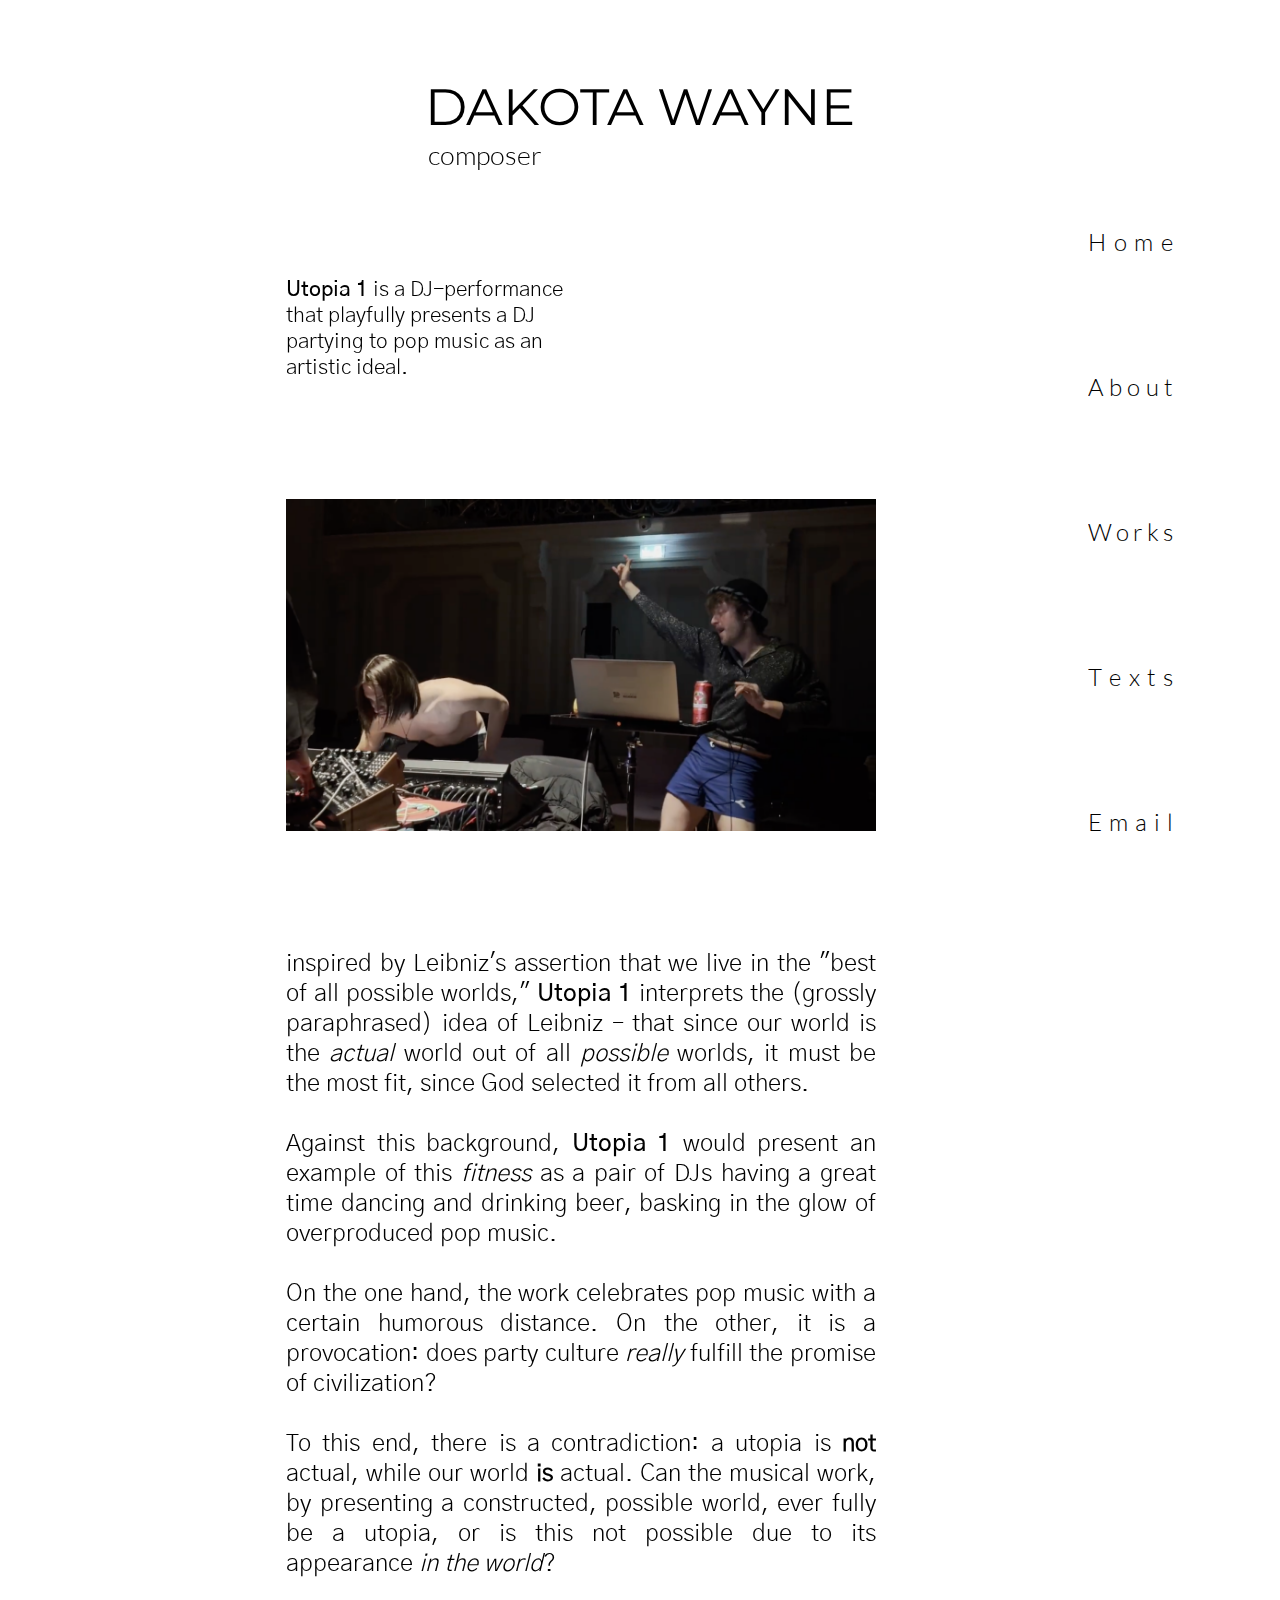
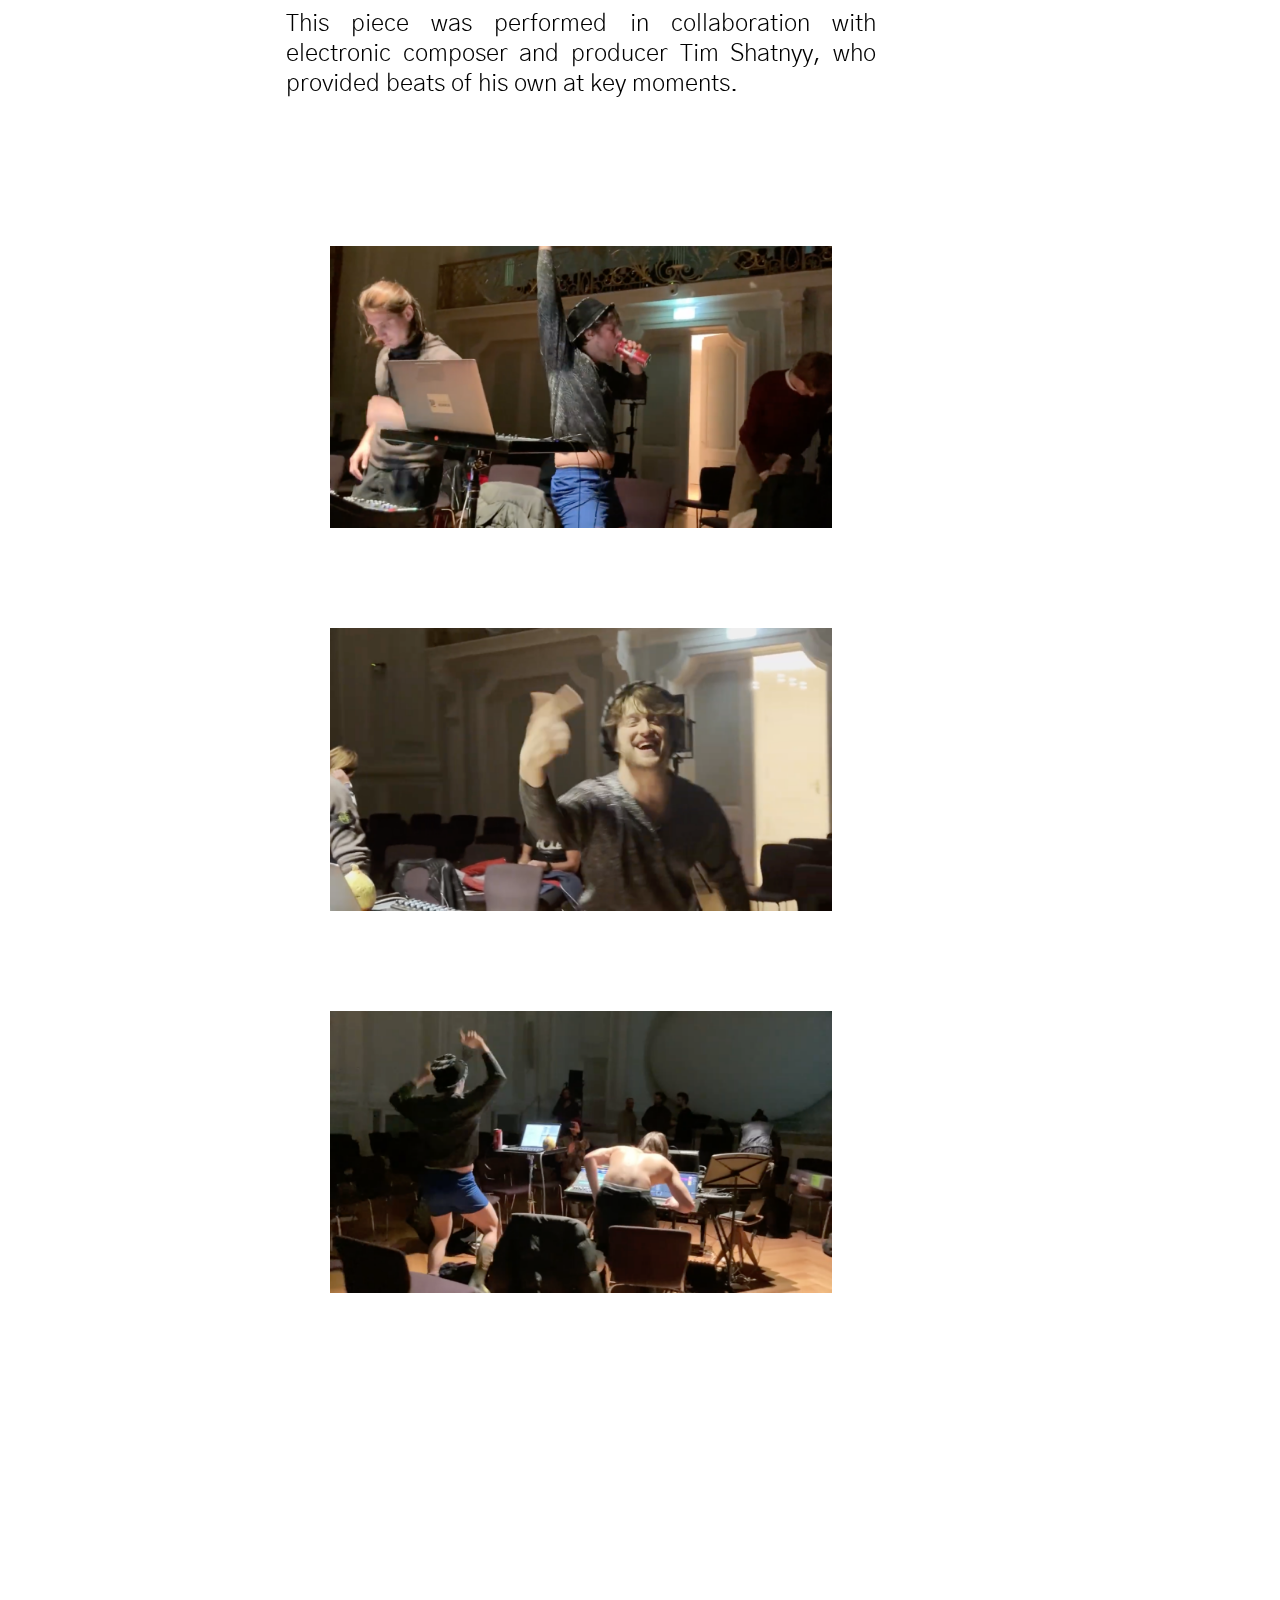
<file: utopia-1.html>
<!DOCTYPE html>

<html>

<head>

  <title>dakota_wayne_composer</title>

  <link rel="stylesheet"type="text/css"
  href="styles/general.css">
  <link rel="stylesheet" type="text/css" href="styles/header.css">
  <link rel="stylesheet" type="text/css" href="styles/main.css">
  <link rel="stylesheet" type="text/css" href="styles/sidebar.css">

</head>



<body>


  <header class="header">
  
    <div class="top-section">DAKOTA WAYNE
      <br>
    
    <div class="bottom-section">composer</div>
  </div>

   </header>



   
   
   <nav class="sidebar">

    <a class="link" href="index.html">
      
    <div class="sidebar-link">
      
        <div class="nav-text">
          <span>H</span>
          <span>o</span>
          <span>m</span>
          <span>e</span>
        </div>

        <div class="overlay-nav"></div>
      
    </div> 
  </a>
  


  <a class="link" href="about.html">
    <div class="sidebar-link">
    
        <div class="nav-text">
          <span>A</span>
          <span>b</span>
          <span>o</span>
          <span>u</span>
          <span>t</span>
        </div>

        <div class="overlay-nav"></div>
      </div>
    </div>
  </a>

  <a class="link" href="works.html">

    <div class="sidebar-link">
     
        <div class="nav-text">
          <span>W</span>
          <span>o</span>
          <span>r</span>
          <span>k</span>
          <span>s</span>
        </div>
        <div class="overlay-nav"></div>

    </div>
    </a>

    <a class="link" href="text.html">
  
    <div class="sidebar-link">

        <div class="nav-text">
          <span>T</span>
          <span>e</span>
          <span>x</span>
          <span>t</span>
          <span>s</span>
        </div>
        <div class="overlay-nav"></div>

    </div>
    </a>

    <a class="link" href="email.html">
  
      <div class="sidebar-link">
  
          <div class="nav-text">
            <span>E</span>
            <span>m</span>
            <span>a</span>
            <span>i</span>
            <span>l</span>

          </div>
          <div class="overlay-nav"></div>
  
      </div>
      </a>
    
  </nav>


  <main>

    <section class="piece-info">

      <div class="piece-info-top">

      <div class="piece-description-short">
        <div class="piece-title">Utopia 1</div> is a DJ-performance that playfully presents a DJ partying to pop music as an artistic ideal.
      </div>


      <img class="piece-pic-1" src="thumbnails/utopia-thumb.png">

      </div>


      <div class="piece-info-bottom">

        <div class="piece-info-bottom-left">

          <img class="piece-pic-2" src="images/utopia-pic-3.png">

          <img class="piece-pic-3" src="images/utopia-pic-2.png">
         
      
          <img class="piece-pic-4" src="images/utopia-pic-8.png">

        </div>

        <div class="piece-description-long">
          <div class="long-description-1">inspired by Leibniz's assertion that we live in the "best of all possible worlds,"
          <div class="piece-title">Utopia 1 </div> interprets the (grossly paraphrased) idea of Leibniz – that since our world is the <i>actual</i> world out of all <i>possible</i> worlds, it must be the most fit, since God selected it from all others.
          <br> <br> Against this background, <div class="piece-title">Utopia 1</div> would present an example of this <i>fitness</i> as a pair of DJs having a great time dancing and drinking beer, basking in the glow of overproduced pop music. <br><br>
          On the one hand, the work celebrates pop music with a certain humorous distance. On the other, it is a provocation: does party culture <i>really</i> fulfill the promise of civilization?
          <br><br>
          To this end, there is a contradiction: a utopia is <b>not</b> actual, while our world <b>is</b> actual. Can the musical work, by presenting a constructed, possible world, ever fully be a utopia, or is this not possible due to its appearance <i>in the world</i>?

          <br><br>
          This piece was performed in collaboration with electronic composer and producer Tim Shatnyy, who provided beats of his own at key moments.
          </div>
       </div>
    </div>


     <div class="video-bottom">

      <iframe width="560" height="315" src="https://www.youtube.com/embed/yYkf-LvTIdE" title="YouTube video player" frameborder="0" allow="accelerometer; autoplay; clipboard-write; encrypted-media; gyroscope; picture-in-picture; web-share" allowfullscreen></iframe>
     </div>

     
    



    
    </section>

   


  </main>


</body>










</html>
</file>
<file: styles/general.css>
@font-face {
  font-family: 'GothicA1-Regular';
  src: url('/fonts/Gothic_A1/GothicA1-Regular.ttf')
  format('truetype');
}

@font-face {
  font-family: 'GothicA1-Light';
  src: url('/fonts/Gothic_A1/GothicA1-Light.ttf')
  format('truetype');
}

@font-face {
  font-family: 'GothicA1-Thin';
  src: url('/fonts/Gothic_A1/GothicA1-Thin.ttf')
  format('truetype');
}

@font-face {
  font-family: 'GothicA1-SemiBold';
  src: url('/fonts/Gothic_A1/GothicA1-SemiBold.ttf')
  format('truetype');
}

@font-face {
  font-family: 'GothicA1-Medium';
  src: url('/fonts/Gothic_A1/GothicA1-Medium.ttf')
  format('truetype');
}

@font-face {
  font-family: 'GothicA1-ExtraLight';
  src: url('/fonts/Gothic_A1/GothicA1-ExtraLight.ttf')
  format('truetype');
}

@font-face {
  font-family: 'ShipporiMincho-Regular';
  src: url('/fonts/Shippori_Mincho/ShipporiMincho-Regular.ttf')
  format('truetype');
}

@font-face {
  font-family: 'ShipporiMincho-Medium';
  src: url('/fonts/Shippori_Mincho/ShipporiMincho-Medium.ttf')
  format('truetype');
}

@font-face {
  font-family: 'ShipporiMincho-SemiBold';
  src: url('/fonts/Shippori_Mincho/ShipporiMincho-SemiBold.ttf')
  format('truetype');
}


@font-face {
  font-family:
  'Antic-Regular';
  src: url('/fonts/Antic/Antic-Regular.ttf')
  format('truetype');
}

@font-face {
  font-family: 'CormorantGaramond-Regular';
  src: url('/fonts/Cormorant_Garamond/CormorantGaramond-Regular.ttf')
  format('truetype');
}

@font-face {
  font-family: 'CormorantGaramond-Light';
  src: url('/fonts/Cormorant_Garamond/CormorantGaramond-Light.ttf')
  format('truetype');
}

@font-face {
  font-family: 'CormorantGaramond-Medium';
  src: url('/fonts/Cormorant_Garamond/CormorantGaramond-Medium.ttf')
  format('truetype');
}

@font-face {
  font-family: 'Lato-Regular';
  src: url('/fonts/Lato/Lato-Regular.ttf')
  format('truetype');
}

@font-face {
  font-family: 'Lato-Light';
  src: url('/fonts/Lato/Lato-Light.ttf')
  format('truetype');
}

@font-face {
  font-family: 'Lato-Thin';
  src: url('/fonts/Lato/Lato-Thin.ttf')
  format('truetype');
}

@font-face {
  font-family: 'Montserrat-Regular';
  src: url('/fonts/Montserrat/static/Montserrat-Regular.ttf')
  format('truetype');
}


body{
  background-color:rgb(255, 255, 255);
 
  font-size: 24px;
  font-weight: 0;

  margin: 0;
  padding-top:100px;
  padding-left: 50px;
  padding-right: 50px;
}


.link:link, .link:visited{
  text-decoration: none;
  color:black;
}
</file>
<file: styles/header.css>
.header{
  height: 80px;
  display: flex;
  flex-direction: column;
  justify-content: space-between;

  position: fixed;
  top: 0px;
  left: 0;
  right: 0;
  z-index: 1;

  background-color: rgb(255, 255, 255);
  align-items: center;

  margin-top: 75px;
}

.top-section{
  background-color: rgb(255, 255, 255);
  margin-bottom: 0px;
  margin-top: 0;
  font-family: Montserrat-Regular;
  
  font-size: 4vw;
}

.bottom-section{
  background-color: rgb(255, 255, 255);
  margin-top:0;
  margin-left: 0;
  align-self:start;
  font-family: Lato-Light;
  font-size: 2.125vw;
  padding-left:2.5px;

}

@media(max-width:779px) {
  .top-section{
    font-size: 34px;
  }
  .bottom-section{
    font-size: 20px;
  }
}

@media(min-width:780px) and (max-width:1000px){
  .top-section{
    font-size: 40px;
  }
  .bottom-section{
    font-size: 22px;
  }
}
</file>
<file: styles/main.css>
/* homepage */

.project-grid{

  position: relative;
  display:grid;

  grid-template-columns: 1fr 1fr 1fr;

  column-gap: 40px;
  row-gap: 40px;

  margin-left: 20%;
  margin-right: 20%;
  margin-top: clamp(150px,15%,15%);

  min-width: 200px;

  background-color: rgb(255, 255, 255);


  z-index: 2;
}

@media(max-width:1299px){
  .project-grid{
    grid-template-columns: 1fr;
  }
}

@media(min-width:1300px) and (max-width:1999px){
  .project-grid{
    grid-template-columns: 1fr 1fr;
  }
  
}

@media(min-width:2000px) {
  .project-grid{
    grid-template-columns: 1fr 1fr 1fr;
  }
  
}

@media screen and (min-width:1200px){
  .overlay-text{
    font-size: 24px;
  }
}

.project-preview{
  background-color: rgb(255, 255, 255);
  padding-left: 10px;
  position: relative;
}

.thumbnail{
  width: 100%;
  display: flex;
  justify-content: center;
  align-items: center;
  overflow: hidden;
  flex-shrink: 0;
  min-width: 100%;
  min-height: 100%;
}

.project-preview .overlay-text{
  position:absolute;
  color: rgb(0, 0, 0);
  font-size: 1.75vw;
  max-width: 100%;
  font-family: GothicA1-Thin;
  width:100%;
  opacity: 0;
  margin: auto;
  top: 50%;
  left: 50%;
  transform: translate(-35%,-50%);
}

.project-preview:hover{
  cursor: pointer;
}

.project-preview:hover .thumbnail{
  opacity: 0.3;
}

.project-preview:hover .overlay-text{
  opacity:1;
}

.empty-space{
  height: 1000px;
}


/* about page */
.bio{
  position: relative;

  margin-left: 20%;
  margin-right: 20%;
  margin-top: clamp(150px,15%,15%);

  min-width: 200px;

  background-color: rgb(255, 255, 255);
  height: 3000px;
  z-index: 2;

}

.bio-top{

  display: flex;
  flex-direction: column;
  align-items:center;
  justify-content: center;
  background-color: rgb(255, 255, 255);

}

.one-liner{
  font-family: GothicA1-Light;
  font-size: 1.75vw;
  background-color:rgb(255, 255, 255);
  flex:1;
  padding: 1%;
  width: 350px;
}

.profile-pic{
  max-width: 50%;
  flex:1;
  background-color:rgb(255, 255, 255);
  margin-top: 10%;
  align-self: start;
}


.credits{
  font-family: GothicA1-Regular;
  font-size: 12px;
  background-color:rgb(255, 255, 255);
  align-self: start;
  
}

.credits-2{
  font-family: GothicA1-Regular;
  font-size: 12px;
  background-color:rgb(255, 255, 255);
  align-self: end;
  
}

.bio-text{
  font-family: GothicA1-Thin;
  font-size: 2vw;
  background-color:rgb(255, 255, 255);
  text-align: justify;
  margin-top: 7.5%;

}

.bio-bottom{
  display:flex;
  flex-direction:column;
  background-color:rgb(255, 255, 255);
  margin-top: 10%;
  align-items: end;
}

.profile-pic-2{
  max-width: 70%;
}



/* works page */

.work-list{

  /*have to be positioned to use z-index*/
  position:relative;

  font-family: GothicA1-Light;
  font-size: 1.25vw;

  margin-left: 20%;
  margin-right: 20%;
  margin-top: clamp(150px,15%,15%);

  min-width: 200px;

  background-color: rgb(255, 255, 255);
  height: 4000px;

  z-index: 2;
}



.year-header{
  display: flex;
  flex-direction: row;
  align-items: center;
  background-color:rgb(255, 255, 255);

}

.year-title{
  font-family: GothicA1-Medium;
  font-size: 2vw;

  margin-right: 5px;
  margin-bottom: 30px;
  margin-top: 30px;
  flex:0.5;
  background-color: rgb(255, 255, 255);
}

.line-block{
  flex: 5;
  background-color: rgb(255, 255, 255);
  padding-bottom: 5px;
}

.line{
  width: 90%;
  margin-left: 0px;
  border: 0.4vw solid;
}


@media(max-width:999px) {
  .line{
    border: 3px solid;
    width: 80%;
  }
  .work-list{
    margin-left: 5%;
    margin-right: 5%;
    font-size: 14px;
  }
  .work-detail{
    margin-left: 20px;
    margin-right: 20px;
    row-gap: 5px;
    column-gap: 5px;
  }
}

@media(min-width:1000px) and (max-width:1499px){
  .line{
    border: 0.4vw solid;
  }
}

@media(min-width:1500px) {
  .line{
    border: 5px solid;
  }
}


.work-detail{
  background-color: rgb(255, 255, 255);
  display: grid;
  grid-template-columns: 1fr 1fr 1fr;
  margin-top: 50px;
  margin-bottom: 50px;
  margin-right: 80px;
  margin-left: 95px;
  row-gap: 20px;
  column-gap: 20px;
 
}

.work-info-1{

  font-family: GothicA1-Medium;

  background-color:rgb(255, 255, 255);
  z-index: 2;

}

.work-info-2{
  width: 70%;
}

.work-info-3{
  width: 80%;
}


.overlay-piece-name{
  position: absolute;


  height: 20px;
  width: 25%;
  margin-top: -20px;
  margin-left: -5px;

  z-index: -1;
  

}

.work-info-1:hover{
  cursor: pointer;
}

.work-info-1:hover .overlay-piece-name{
  background-color:rgb(255, 242, 0);
 
}


/* piece page*/

.piece-info{
  position: relative;
  margin-top: clamp(150px,15%,15%);
  margin-left: 20%;
  margin-right:30%;
  background-color: rgb(255, 255, 255);
  height: 5000px;

  z-index:2;
  
}

.piece-info-top{
  display: flex;
  flex-direction: column;
  align-items: left;
  background-color: rgb(255, 255, 255);
  margin-bottom: 20%;
 
}

.piece-title{
  font-family: GothicA1-Medium;
  display: inline;
}

.piece-description-short{
  font-family: GothicA1-Light;
  font-size: 1.75vw;
  background-color:rgb(255, 255, 255);
  flex:1;
  width: 50%;
  margin-bottom: 5%;

}

.piece-info-bottom{
  display: flex;
  flex-direction: row;
  background-color: rgb(255, 255, 255);
  column-gap: 10%;
  margin-bottom: 15%;
}

.piece-info-bottom-left{
  display: flex;
  flex-direction: column;
  background-color: rgb(255, 255, 255);
  flex: 2;
  row-gap: 100px;

}

.piece-description-long{
  background-color:rgb(255, 255, 255);
  flex: 1;
  font-family: GothicA1-Light;
  text-align: justify;

}

.long-description-1{
  margin-bottom: 5%;
}

.long-description-2{
  margin-bottom: 5%;
}

.piece-pic-1{
  width: 100%;

}

.piece-pic-2{
  width: 100%;
}

.piece-pic-3{
  width: 100%;
}

.piece-pic-4{
  width: 100%;
}

.video-bottom{
  position: relative;
  overflow: hidden;
  width: 100%;
  padding-top: 56.25%;
  
  background-color: rgb(255, 255, 255);
}

.video-bottom iframe{
  position: absolute;
  top: 0;
  left: 0;
  bottom: 0;
  right: 0;
  width: 100%;
  height: 100%;
}

.external-link{
  text-decoration: underline;
  color: rgb(149, 149, 149);
}

@media(max-width:1399px) {
  .piece-info-bottom{
    flex-direction: column-reverse;

  }
  .piece-info-bottom-left{
    justify-content: center;
    align-items: center;
    row-gap: 100px;
    margin-bottom: 20%;
  }
  .piece-pic-2, .piece-pic-3, .piece-pic-4{
    width: 85%;
  }
  .piece-description-short{
    margin-bottom: 20%;
    font-size: 21px;
  }
  .piece-description-long{
    margin-top: 10%;
    margin-bottom: 20%;
  }
  .piece-info-top{
    margin-bottom: 10%;
  }

 
}


/*text*/

.text-list{

  position: relative;
  margin-top: clamp(150px,15%,15%);
  margin-left: 20%;
  margin-right:30%;
  background-color: rgb(255, 255, 255);
  height: 5000px;

  z-index:2;
}

.text-detail{

  background-color: rgb(255, 255, 255);
  display: grid;
  grid-template-columns: 1fr 2fr;

  
  row-gap: 50px;
  column-gap: 50px;
  font-size: 1.5vw;

}

@media(max-width:999px) {
  .text-detail{
    font-size: 16px;
  }
}

.text-left{
  font-family: GothicA1-Medium;
  padding: 5px;
}

.text-left-small{
  font-family: GothicA1-Light;
}

.text-right{
  font-family: GothicA1-Light;
}

.text-left:hover{
  background-color:rgb(255, 242, 0);
}

/*email*/


.contact-info{

  position: relative;
  margin-top: clamp(150px,15%,15%);
  margin-left: 20%;
  margin-right:30%;
  background-color: rgb(255, 255, 255);
  height: 5000px;

  z-index:2;

  font-family: GothicA1-Light;

}

.social-media{
  margin-top: 15%;
}

.media-list{
  background-color: rgb(255, 255, 255);
  position:relative;
  display: grid;
  grid-template-columns: 1fr 1fr;

  
  row-gap: 50px;
  column-gap: 50px;
  font-size: 1.5vw;
  margin-top: 5%;
}

.media-left{
  display: flex;
  flex-direction: column;
  column-gap: 30px;
  row-gap: 30px;
}
.qr-frame{
  background-color: rgb(255, 255, 255);
}

.qr{
  width: 300px;
}

.media-text:hover{
  background-color:rgb(255, 242, 0);
}
</file>
<file: styles/sidebar.css>
.sidebar{
  position:fixed;
  left: clamp(300px, 75%, 75%);
  right: 0;
 
  bottom:0;
  top: 0;
  background-color: rgb(255, 255, 255);
  width: 85px;

  z-index: 3;

  margin-left:10%;
  margin-top: 11.5%;

  text-align: justify;
}

.sidebar-link{
  height: 100px;
  display: flex;
  flex-direction:column;
  justify-content: center;
  align-items: stretch;
  
  cursor: pointer;
  background-color:rgb(255, 255, 255);
  margin-top: 45px;
  margin-bottom: 45px;
}

@media(max-height:899px) {
  .sidebar{
    margin-top: 5vh;
  }
  .sidebar-link{
    margin-top: 5vh;
    margin-bottom: 5vh;
  }
}

.sidebar-link:hover .nav-text{
 
  text-shadow: 30px 0px rgb(254, 227, 55);
}

.nav-text{

  display: flex;
  flex-direction: row;
  justify-content: space-between;
 
  font-family: Lato-Light;
  color:rgb(0, 0, 0);

  font-size: 24px;
  opacity: 1;
  background-color:rgb(255, 255, 255);
  z-index: 1;

  

}


@media(max-width:799px) {
  .nav-text{
    font-size: 20px;
  }
}


@media(min-width:800px) and (max-width:1349px){
  .nav-text{
    font-size: 24px;
  }
}


/*
.sidebar-link:hover .overlay-nav{
  background-color:rgb(255, 242, 0);
  z-index: 0;
  opacity: 0.7;

}

.overlay-nav{
  position: absolute;
  width: 100px;
  height: 10px;
  margin-top: 25px;
}


@media(min-width:1350px) and (max-width:1799px){
  .nav-text{
    font-size: 28px;
  }
}


@media(min-width:1800px) {
  .nav-text{
    font-size: 32px;
  }
}

*/
</file>
